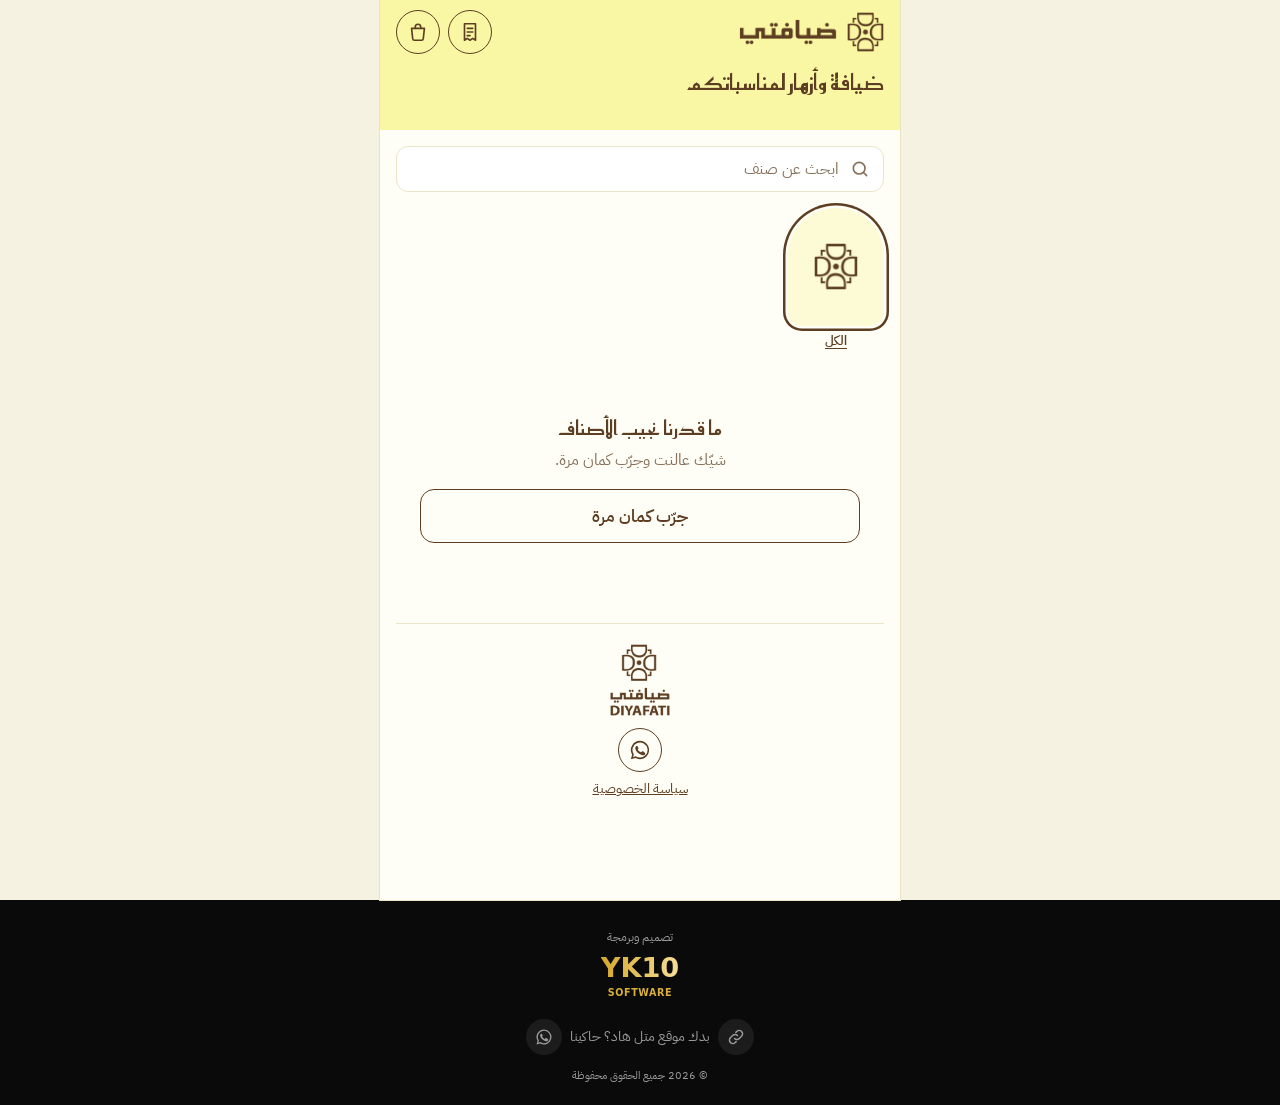
<file: index.html>
<!doctype html>
<html lang="ar" dir="rtl">
<head>
  <meta charset="utf-8">
  <meta name="viewport" content="width=device-width, initial-scale=1, viewport-fit=cover">
  <title>ضيافتي</title>
  <meta name="description" content="ضيافة وأزهار لمناسباتكم. اطلب من ضيافتي مباشرة، توصيل أو بموعد محدد.">
  <meta name="theme-color" content="#F9F7A4">
  <!-- شكل الرابط لما ينبعت عالواتس وفيسبوك. الروابط كاملة لأنو الواتس ما بيقبل روابط ناقصة -->
  <link rel="canonical" href="https://diyafatisy.com/">
  <meta property="og:type" content="website">
  <meta property="og:site_name" content="ضيافتي">
  <meta property="og:title" content="ضيافتي · ضيافة وأزهار لمناسباتكم">
  <meta property="og:description" content="هريسة لوز للمواليد، شوكولا، ملبس مطبوع، وأزهار. اطلب مباشرة، توصيل أو بموعد محدد.">
  <meta property="og:url" content="https://diyafatisy.com/">
  <meta property="og:image" content="https://diyafatisy.com/img/share.jpg">
  <meta property="og:image:width" content="1200">
  <meta property="og:image:height" content="630">
  <meta property="og:locale" content="ar_SY">
  <meta name="twitter:card" content="summary_large_image">
  <link rel="manifest" href="manifest.webmanifest">
  <link rel="icon" type="image/png" href="icons/favicon-64.png">
  <link rel="apple-touch-icon" href="icons/apple-touch-icon.png">
  <meta name="apple-mobile-web-app-capable" content="yes">
  <meta name="mobile-web-app-capable" content="yes">
  <meta name="apple-mobile-web-app-title" content="ضيافتي">
  <meta name="apple-mobile-web-app-status-bar-style" content="default">
  <link rel="stylesheet" href="styles.css?v=35">
</head>
<body>
  <div class="app store">
    <div class="shelf">
      <header class="topbar">
        <a class="brand" href="./" aria-label="ضيافتي، الصفحة الرئيسية">
          <img class="mark" src="img/logo-mark.png" alt="" width="38" height="40">
          <img class="word" src="img/logo-word.png" alt="ضيافتي" width="97" height="26">
        </a>
        <div class="top-btns">
        <button class="icon-btn" id="ordersBtn" aria-label="طلباتي">
          <svg viewBox="0 0 24 24" fill="none" stroke="currentColor" stroke-width="1.8" stroke-linecap="round" stroke-linejoin="round"><path d="M6 3h12v18l-3-2-3 2-3-2-3 2V3Z"/><path d="M9 8h6M9 12h6M9 16h3"/></svg>
        </button>
        <button class="icon-btn" id="cartBtn" aria-label="السلة">
          <svg viewBox="0 0 24 24" fill="none" stroke="currentColor" stroke-width="1.8" stroke-linecap="round" stroke-linejoin="round"><path d="M5 8h14l-1.2 11.1a2 2 0 0 1-2 1.9H8.2a2 2 0 0 1-2-1.9L5 8Z"/><path d="M9 8V6.5a3 3 0 0 1 6 0V8"/></svg>
          <span class="badge" id="cartCount" hidden>0</span>
        </button>
        </div>
      </header>
      <p class="tagline">ضيافة وأزهار لمناسباتكم</p>
      <!-- فيديوهات أول الصفحة (من اللوحة). ما في شي فوقها، والكبسة بتوقف وبتشغّل -->
      <section class="hero" id="hero" aria-label="فيديوهات من شغلنا" hidden>
        <div class="hero-frame">
          <video id="heroVid" muted playsinline preload="none" disablepictureinpicture disableremoteplayback aria-hidden="true"></video>
          <button class="hero-play" id="heroPlay" type="button" aria-label="شغّل الفيديو" hidden></button>
        </div>
        <div class="hero-dots" id="heroDots"></div>
      </section>
      <nav class="stories" id="stories" aria-label="قصص من شغلنا"></nav>
      <section class="feat" id="feat" aria-roledescription="carousel" aria-label="أصناف مميزة" hidden>
        <div class="feat-track" id="featTrack"></div>
        <div class="feat-foot">
          <div class="feat-dots" id="featDots"></div>
          <button class="feat-pause" id="featPause" type="button" aria-label="وقّف التقليب" aria-pressed="false"></button>
        </div>
      </section>
    </div>

    <div class="install" id="installBar" hidden>
      <img src="icons/icon-192.png" alt="">
      <p><b>نزّل تطبيق ضيافتي</b>بيصير عندك بأيقونة على شاشة الموبايل</p>
      <button class="btn-sm" id="installBtn">تثبيت</button>
      <button class="x" id="installClose" aria-label="إخفاء">×</button>
    </div>

    <label class="search">
      <span class="visually-hidden">ابحث عن صنف</span>
      <svg viewBox="0 0 24 24" fill="none" stroke="currentColor" stroke-width="2" stroke-linecap="round"><circle cx="11" cy="11" r="7"/><path d="m20 20-3.5-3.5"/></svg>
      <input type="search" id="search" placeholder="ابحث عن صنف" autocomplete="off">
    </label>

    <div class="cats" id="chips" role="toolbar" aria-label="الأقسام"></div>

    <main class="grid" id="grid" aria-live="polite"></main>

    <section class="reviews" id="reviews" aria-labelledby="rvTitle" hidden>
      <h2 id="rvTitle">آراء الزباين</h2>
      <div class="rv-list" id="rvList"></div>
    </section>

    <footer class="footer">
      <div class="promo" id="promo" hidden></div>
      <img src="img/logo-full.png" alt="ضيافتي" width="60" height="72">
      <div class="socials" id="socials"></div>
      <p><a href="privacy.html">سياسة الخصوصية</a></p>
    </footer>
  </div>

  <!-- فوتر YK10: برا عمود التطبيق لحتى يوصل لأطراف الشاشة. الأيقونات لحسابات YK10، مو للمحل -->
  <footer class="yk-foot">
    <p class="yk-by">تصميم وبرمجة</p>
    <a class="yk-logo" href="https://yk10-software.netlify.app" target="_blank" rel="noopener" aria-label="YK10 Software">
      <span class="yk-name">YK10</span>
      <span class="yk-soft">SOFTWARE</span>
    </a>
    <div class="yk-row">
      <a class="ic" href="https://yk10-software.netlify.app" target="_blank" rel="noopener" aria-label="موقع YK10">
        <svg viewBox="0 0 24 24" fill="none" stroke="currentColor" stroke-width="2" stroke-linecap="round" stroke-linejoin="round" aria-hidden="true"><path d="M10 14a4.5 4.5 0 0 0 6.4 0l3-3a4.5 4.5 0 0 0-6.4-6.4l-1.2 1.2"/><path d="M14 10a4.5 4.5 0 0 0-6.4 0l-3 3a4.5 4.5 0 0 0 6.4 6.4l1.2-1.2"/></svg>
      </a>
      <a class="yk-cta" href="https://wa.me/963992481591" target="_blank" rel="noopener">
        <span>بدك موقع متل هاد؟ حاكينا</span>
        <span class="ic"><svg viewBox="0 0 24 24" fill="currentColor" aria-hidden="true"><path d="M12 2a10 10 0 0 0-8.6 15.1L2 22l5-1.3A10 10 0 1 0 12 2Zm0 18.2a8.2 8.2 0 0 1-4.2-1.2l-.3-.2-3 .8.8-2.9-.2-.3A8.2 8.2 0 1 1 12 20.2Zm4.5-6.1c-.2-.1-1.5-.7-1.7-.8-.2-.1-.4-.1-.6.1l-.8 1c-.1.2-.3.2-.5.1a6.7 6.7 0 0 1-3.3-2.9c-.2-.4.2-.4.7-1.3.1-.2 0-.3 0-.4l-.8-1.8c-.2-.5-.4-.4-.6-.4h-.5a1 1 0 0 0-.7.3 3 3 0 0 0-.9 2.2 5.2 5.2 0 0 0 1.1 2.8 11.9 11.9 0 0 0 4.6 4c1.7.7 2.3.8 3.2.7.5-.1 1.5-.6 1.8-1.2.2-.6.2-1.1.1-1.2l-.5-.3Z"/></svg></span>
      </a>
    </div>
    <p class="yk-copy">© 2026 جميع الحقوق محفوظة</p>
  </footer>

  <button class="cartbar" id="cartBar" hidden>
    <span id="cartBarCount">السلة</span>
    <span id="cartBarTotal"></span>
  </button>

  <script src="config.js?v=35"></script>
  <script src="api.js?v=35"></script>
  <script src="data.js?v=35"></script>
  <script src="app.js?v=35"></script>
</body>
</html>
</file>
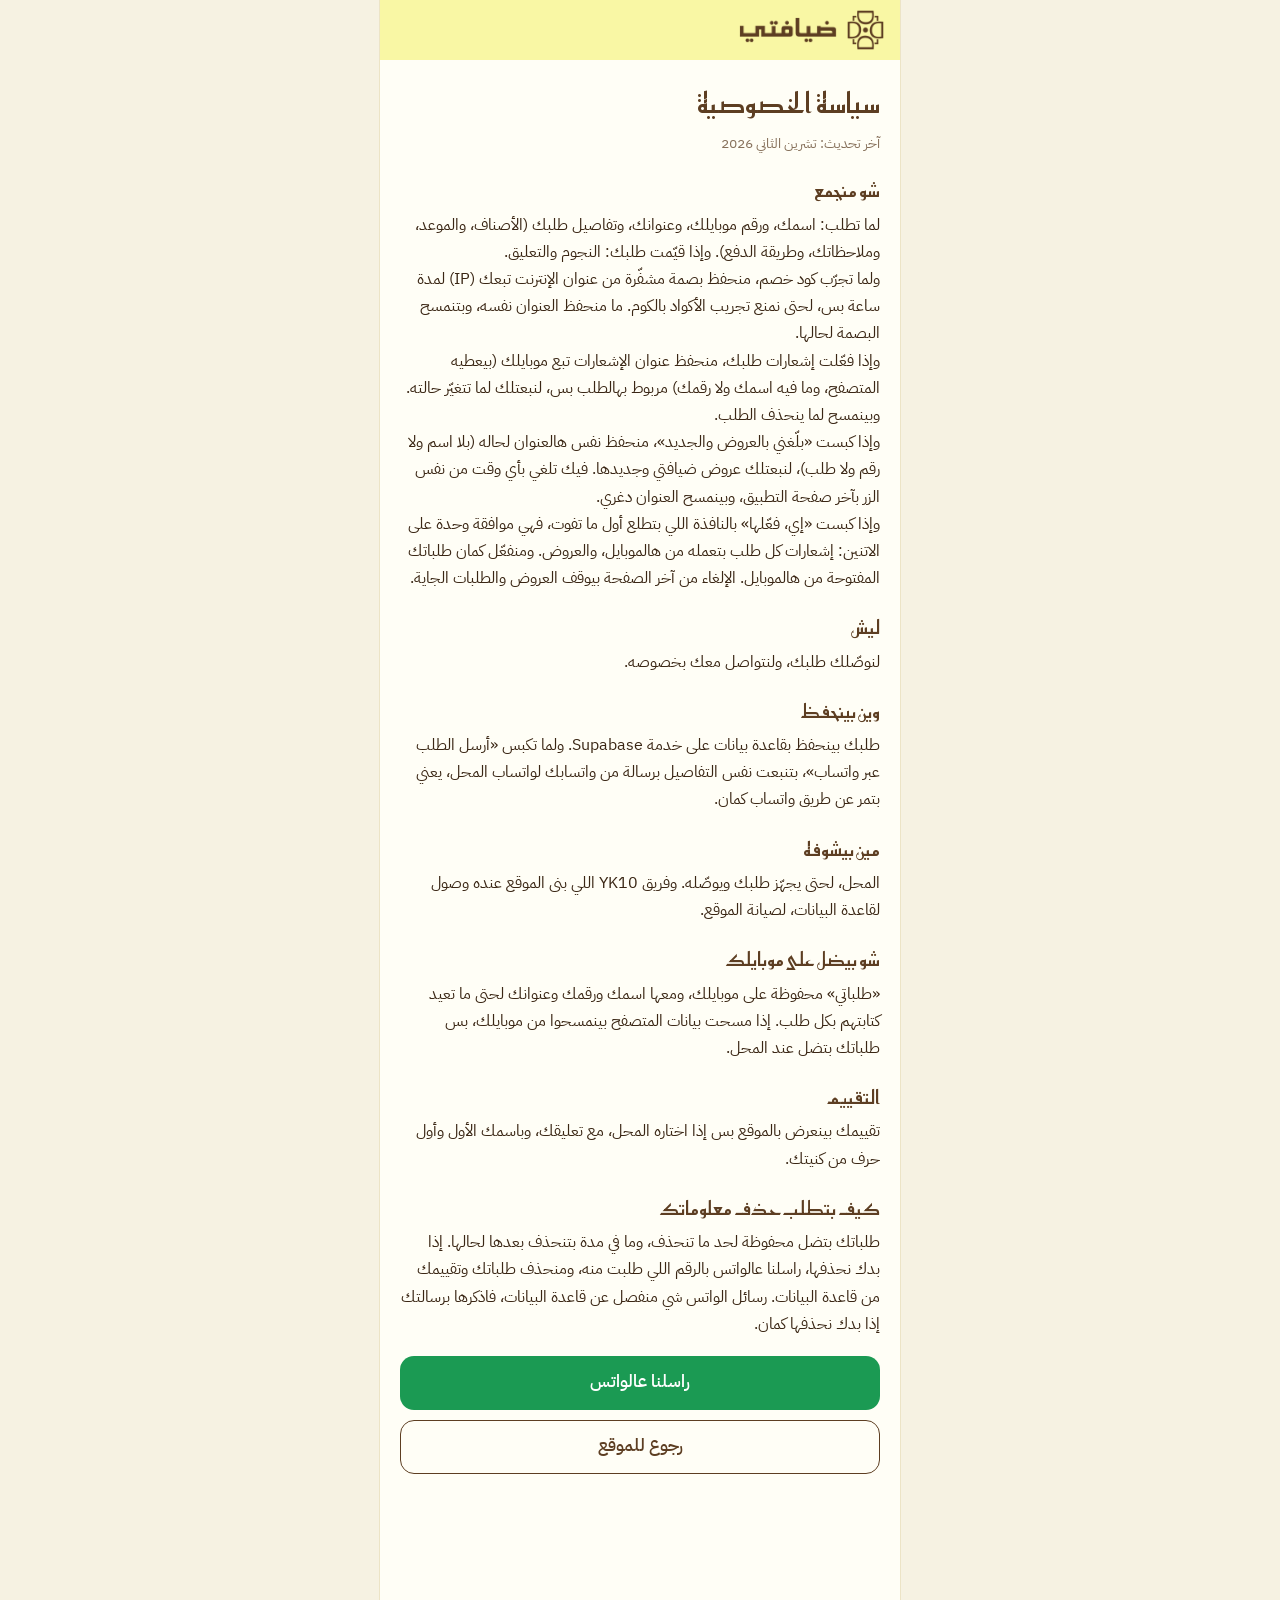
<file: privacy.html>
<!doctype html>
<html lang="ar" dir="rtl">
<head>
  <meta charset="utf-8">
  <meta name="viewport" content="width=device-width, initial-scale=1, viewport-fit=cover">
  <title>سياسة الخصوصية · ضيافتي</title>
  <meta name="description" content="شو منجمع من معلوماتك بضيافتي، وليش، ومين بيشوفها، وكيف بتطلب حذفها.">
  <meta name="theme-color" content="#F9F7A4">
  <link rel="icon" type="image/png" href="icons/favicon-64.png">
  <link rel="stylesheet" href="styles.css?v=35">
</head>
<body>
  <div class="app">
    <header class="topbar">
      <a class="brand" href="./" aria-label="رجوع للموقع">
        <img class="mark" src="img/logo-mark.png" alt="" width="38" height="40">
        <img class="word" src="img/logo-word.png" alt="ضيافتي" width="97" height="26">
      </a>
    </header>

    <main class="legal">
      <h1>سياسة الخصوصية</h1>
      <p class="muted-line">آخر تحديث: تشرين الثاني 2026</p>

      <h2>شو منجمع</h2>
      <p>لما تطلب: اسمك، ورقم موبايلك، وعنوانك، وتفاصيل طلبك (الأصناف، والموعد، وملاحظاتك، وطريقة الدفع). وإذا قيّمت طلبك: النجوم والتعليق.</p>
      <p>ولما تجرّب كود خصم، منحفظ بصمة مشفّرة من عنوان الإنترنت تبعك (IP) لمدة ساعة بس، لحتى نمنع تجريب الأكواد بالكوم. ما منحفظ العنوان نفسه، وبتنمسح البصمة لحالها.</p>
      <p>وإذا فعّلت إشعارات طلبك، منحفظ عنوان الإشعارات تبع موبايلك (بيعطيه المتصفح، وما فيه اسمك ولا رقمك) مربوط بهالطلب بس، لنبعتلك لما تتغيّر حالته. وبينمسح لما ينحذف الطلب.</p>
      <p>وإذا كبست «بلّغني بالعروض والجديد»، منحفظ نفس هالعنوان لحاله (بلا اسم ولا رقم ولا طلب)، لنبعتلك عروض ضيافتي وجديدها. فيك تلغي بأي وقت من نفس الزر بآخر صفحة التطبيق، وبينمسح العنوان دغري.</p>
      <p>وإذا كبست «إي، فعّلها» بالنافذة اللي بتطلع أول ما تفوت، فهي موافقة وحدة على الاتنين: إشعارات كل طلب بتعمله من هالموبايل، والعروض. ومنفعّل كمان طلباتك المفتوحة من هالموبايل. الإلغاء من آخر الصفحة بيوقف العروض والطلبات الجاية.</p>

      <h2>ليش</h2>
      <p>لنوصّلك طلبك، ولنتواصل معك بخصوصه.</p>

      <h2>وين بينحفظ</h2>
      <p>طلبك بينحفظ بقاعدة بيانات على خدمة Supabase. ولما تكبس «أرسل الطلب عبر واتساب»، بتنبعت نفس التفاصيل برسالة من واتسابك لواتساب المحل، يعني بتمر عن طريق واتساب كمان.</p>

      <h2>مين بيشوفه</h2>
      <p>المحل، لحتى يجهّز طلبك ويوصّله. وفريق YK10 اللي بنى الموقع عنده وصول لقاعدة البيانات، لصيانة الموقع.</p>

      <h2>شو بيضل على موبايلك</h2>
      <p>«طلباتي» محفوظة على موبايلك، ومعها اسمك ورقمك وعنوانك لحتى ما تعيد كتابتهم بكل طلب. إذا مسحت بيانات المتصفح بينمسحوا من موبايلك، بس طلباتك بتضل عند المحل.</p>

      <h2>التقييم</h2>
      <p>تقييمك بينعرض بالموقع بس إذا اختاره المحل، مع تعليقك، وباسمك الأول وأول حرف من كنيتك.</p>

      <h2>كيف بتطلب حذف معلوماتك</h2>
      <p>طلباتك بتضل محفوظة لحد ما تنحذف، وما في مدة بتنحذف بعدها لحالها. إذا بدك نحذفها، راسلنا عالواتس بالرقم اللي طلبت منه، ومنحذف طلباتك وتقييمك من قاعدة البيانات. رسائل الواتس شي منفصل عن قاعدة البيانات، فاذكرها برسالتك إذا بدك نحذفها كمان.</p>

      <a class="btn whats" id="privacyWa" href="#" target="_blank" rel="noopener">راسلنا عالواتس</a>
      <a class="btn ghost as-link" href="./" style="margin-top:10px">رجوع للموقع</a>
    </main>
  </div>

  <script src="config.js?v=35"></script>
  <script src="data.js?v=35"></script>
  <script src="api.js?v=35"></script>
  <script>
    // رقم الواتس من إعدادات المحل، وإذا ما في نت من الرقم الافتراضي
    (async () => {
      const link = document.getElementById('privacyWa');
      const show = number => { link.href = `https://wa.me/${number}?text=${encodeURIComponent('سلام، بدي احذف معلوماتي من ضيافتي')}`; };
      show(CONFIG.whatsapp);
      try {
        const [s] = await API.get('settings?select=whatsapp');
        if (s && s.whatsapp) show(s.whatsapp);
      } catch (err) { console.warn(err); }
    })();
  </script>
</body>
</html>
</file>
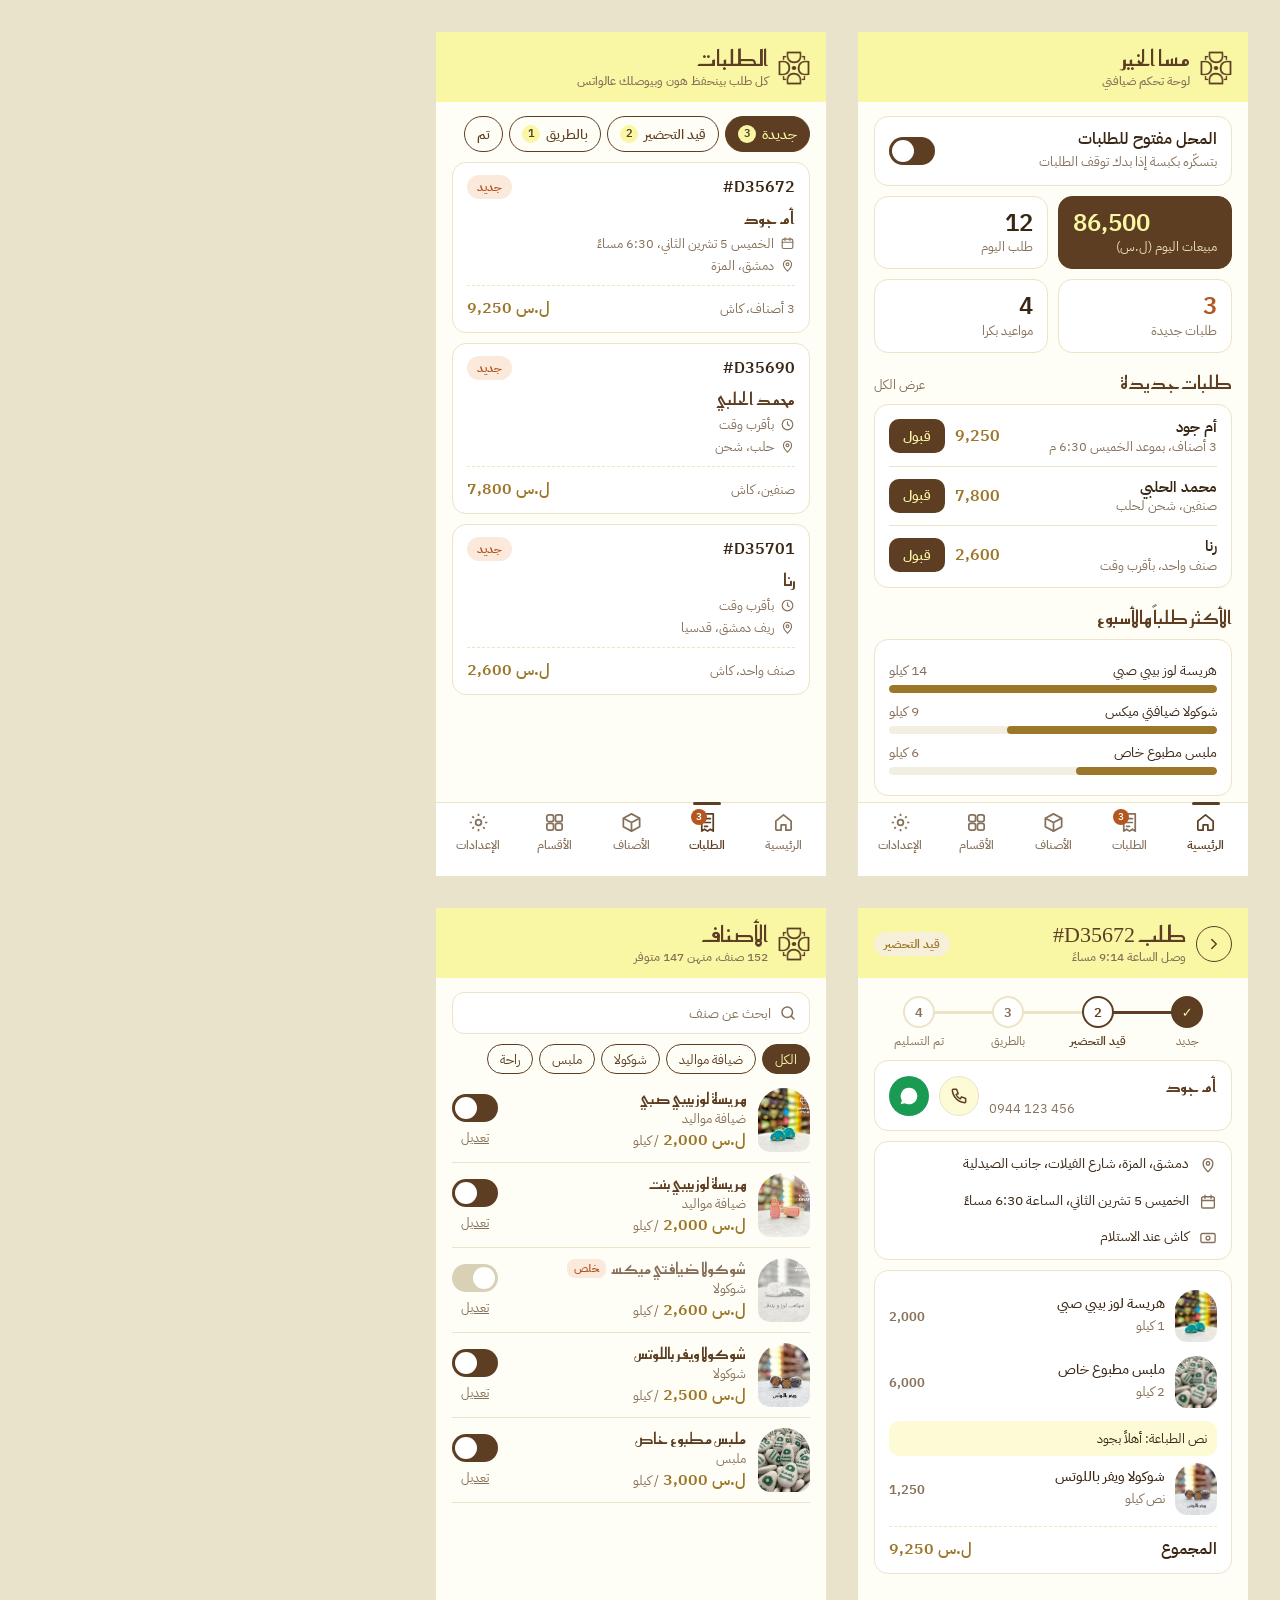
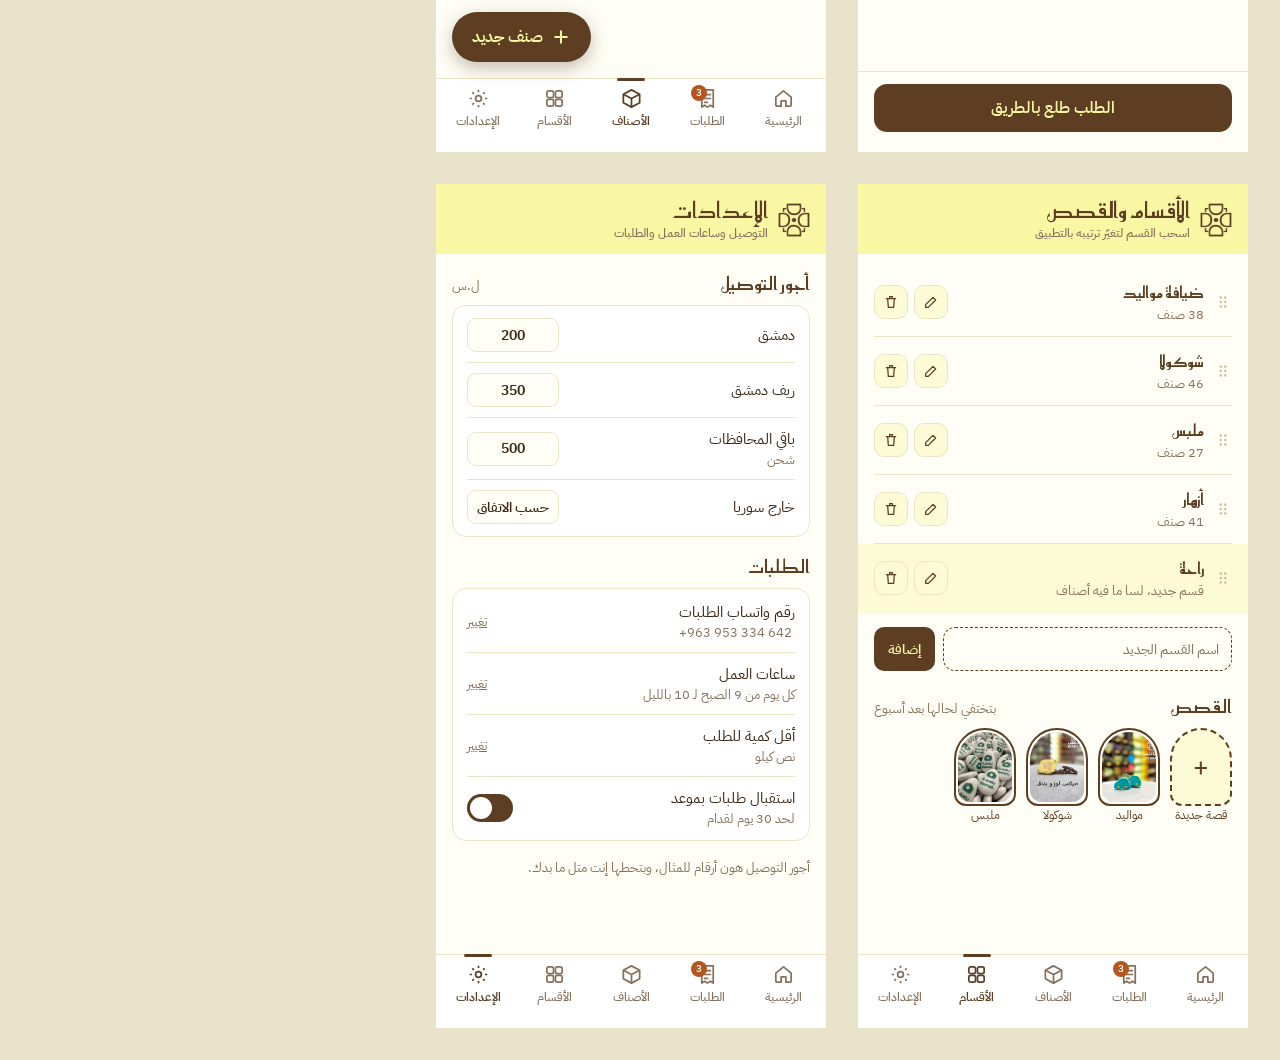
<file: design/panel.html>
<!doctype html>
<html lang="ar" dir="rtl">
<head>
<meta charset="utf-8">
<title>لوحة تحكم ضيافتي المتقدمة</title>
<style>
@font-face { font-family: 'Reem Kufi'; font-weight: 500; src: url(../fonts/reem-kufi-arabic-500-normal.woff2) format('woff2'); }
@font-face { font-family: 'Reem Kufi'; font-weight: 600; src: url(../fonts/reem-kufi-arabic-600-normal.woff2) format('woff2'); }
@font-face { font-family: 'Plex'; font-weight: 400; src: url(../fonts/ibm-plex-sans-arabic-arabic-400-normal.woff2) format('woff2'); unicode-range: U+0600-06FF, U+0750-077F, U+FB50-FDFF, U+FE70-FEFF, U+200C-200F; }
@font-face { font-family: 'Plex'; font-weight: 500; src: url(../fonts/ibm-plex-sans-arabic-arabic-500-normal.woff2) format('woff2'); unicode-range: U+0600-06FF, U+0750-077F, U+FB50-FDFF, U+FE70-FEFF, U+200C-200F; }
@font-face { font-family: 'Plex'; font-weight: 600; src: url(../fonts/ibm-plex-sans-arabic-arabic-600-normal.woff2) format('woff2'); unicode-range: U+0600-06FF, U+0750-077F, U+FB50-FDFF, U+FE70-FEFF, U+200C-200F; }
@font-face { font-family: 'Plex'; font-weight: 400; src: url(../fonts/ibm-plex-sans-arabic-latin-400-normal.woff2) format('woff2'); unicode-range: U+0000-00FF, U+2000-206F; }
@font-face { font-family: 'Plex'; font-weight: 500; src: url(../fonts/ibm-plex-sans-arabic-latin-500-normal.woff2) format('woff2'); unicode-range: U+0000-00FF, U+2000-206F; }
@font-face { font-family: 'Plex'; font-weight: 600; src: url(../fonts/ibm-plex-sans-arabic-latin-600-normal.woff2) format('woff2'); unicode-range: U+0000-00FF, U+2000-206F; }

:root {
  --butter: #F9F7A4; --butter-soft: #FCFBD6; --cocoa: #5D3E22; --ink: #3A2614; --muted: #86705A;
  --foil: #9C7629; --sugar: #FFFEF6; --line: #ECE4C6; --photo: #F2EEE2; --whats: #1B9A53;
  --new: #B4561F; --prep: #9C7629; --way: #2F6B8A; --done: #1B7A47;
  --arch: 50% 50% 12px 12px / 40% 40% 12px 12px;
}
* { box-sizing: border-box; }
body { margin: 0; background: #E9E3CC; font-family: 'Plex', system-ui, sans-serif; color: var(--ink); }
.wrap { display: flex; flex-wrap: wrap; gap: 32px; padding: 32px; }
.screen { width: 390px; height: 844px; background: var(--sugar); position: relative; overflow: hidden; display: flex; flex-direction: column; }
.head { background: var(--butter); padding: 14px 16px 12px; display: flex; align-items: center; justify-content: space-between; gap: 10px; }
.head .t { display: flex; align-items: center; gap: 10px; }
.head img { height: 34px; }
.head h1 { margin: 0; font-family: 'Reem Kufi'; font-weight: 500; font-size: 22px; color: var(--cocoa); line-height: 1.2; }
.head small { display: block; font-size: 12px; color: var(--muted); font-weight: 500; }
.head .back { width: 36px; height: 36px; border-radius: 50%; border: 1.5px solid var(--cocoa); display: grid; place-items: center; color: var(--cocoa); }
.body { flex: 1; overflow: hidden; padding: 14px 16px 0; }
.nav { height: 74px; border-top: 1px solid var(--line); background: #fff; display: grid; grid-template-columns: repeat(5, 1fr); padding: 8px 4px 14px; }
.nav div { display: flex; flex-direction: column; align-items: center; gap: 3px; font-size: 11.5px; color: var(--muted); font-weight: 500; position: relative; }
.nav div.on { color: var(--cocoa); font-weight: 600; }
.nav div.on::before { content: ''; position: absolute; top: -9px; width: 28px; height: 3px; border-radius: 2px; background: var(--cocoa); }
.nav svg { width: 23px; height: 23px; }
.nav .dot { position: absolute; top: -2px; left: 22px; min-width: 16px; height: 16px; border-radius: 8px; background: var(--new); color: #fff; font-size: 10px; line-height: 16px; text-align: center; padding: 0 4px; }
.card { background: #fff; border: 1px solid var(--line); border-radius: 14px; padding: 12px 14px; }
.sec { margin: 16px 0 8px; display: flex; justify-content: space-between; align-items: baseline; }
.sec h2 { margin: 0; font-family: 'Reem Kufi'; font-weight: 500; font-size: 18px; color: var(--cocoa); }
.sec a { font-size: 13px; color: var(--muted); }
.switch { width: 46px; height: 28px; border-radius: 14px; background: var(--cocoa); position: relative; flex: 0 0 auto; }
.switch::after { content: ''; position: absolute; top: 3px; left: 3px; width: 22px; height: 22px; border-radius: 50%; background: #fff; }
.switch.off { background: #D9D1B6; }
.switch.off::after { left: auto; right: 3px; }
.btn { display: flex; align-items: center; justify-content: center; gap: 8px; height: 48px; border-radius: 13px; background: var(--cocoa); color: var(--butter); font-weight: 600; font-size: 16px; }
.btn.ghost { background: transparent; color: var(--cocoa); border: 1.5px solid var(--cocoa); }
.btn.sm { height: 34px; padding: 0 14px; font-size: 13.5px; border-radius: 10px; }
.chip { display: inline-flex; align-items: center; height: 24px; padding: 0 10px; border-radius: 12px; font-size: 12px; font-weight: 600; }
.st-new { background: #FBE9DC; color: var(--new); }
.st-prep { background: #F6EFD9; color: var(--prep); }
.st-way { background: #E1EEF4; color: var(--way); }
.st-done { background: #DFF1E6; color: var(--done); }
.price { color: var(--foil); font-weight: 600; white-space: nowrap; }
.muted { color: var(--muted); }
.num { direction: ltr; unicode-bidi: isolate; }

/* dashboard */
.open { display: flex; align-items: center; gap: 12px; }
.open p { margin: 0; flex: 1; line-height: 1.35; }
.open b { display: block; font-weight: 600; }
.open span { font-size: 13px; color: var(--muted); }
.stats { display: grid; grid-template-columns: 1fr 1fr; gap: 10px; margin-top: 10px; }
.stat { background: #fff; border: 1px solid var(--line); border-radius: 14px; padding: 12px 14px; }
.stat.hero { background: var(--cocoa); color: var(--butter); border-color: var(--cocoa); }
.stat .v { font-family: 'Plex'; font-weight: 600; font-size: 24px; line-height: 1.2; }
.stat .l { font-size: 13px; color: var(--muted); }
.stat.hero .l { color: #E8DDB0; }
.mini { display: flex; align-items: center; gap: 10px; padding: 10px 0; border-bottom: 1px solid var(--line); }
.mini:last-child { border-bottom: 0; }
.mini .who { flex: 1; line-height: 1.35; }
.mini .who b { font-weight: 600; font-size: 14.5px; }
.mini .who span { display: block; font-size: 12.5px; color: var(--muted); }
.bars .row { display: grid; grid-template-columns: 1fr auto; gap: 4px 10px; margin: 8px 0; font-size: 14px; }
.bars .track { grid-column: 1 / -1; height: 8px; border-radius: 4px; background: var(--photo); overflow: hidden; }
.bars .track i { display: block; height: 100%; background: var(--foil); border-radius: 4px; }

/* orders */
.tabs { display: flex; gap: 6px; overflow: hidden; }
.tab { flex: 0 0 auto; height: 36px; padding: 0 12px; border-radius: 18px; border: 1.5px solid var(--cocoa); color: var(--cocoa); font-weight: 500; font-size: 13.5px; display: flex; align-items: center; gap: 6px; }
.tab.on { background: var(--cocoa); color: var(--butter); }
.tab i { font-style: normal; font-size: 11px; background: var(--butter); color: var(--cocoa); border-radius: 9px; min-width: 18px; height: 18px; line-height: 18px; text-align: center; padding: 0 4px; font-weight: 600; }
.order { margin-top: 10px; }
.order .top { display: flex; justify-content: space-between; align-items: center; }
.order .top b { font-weight: 600; }
.order .nm { font-family: 'Reem Kufi'; font-weight: 500; font-size: 17px; color: var(--cocoa); margin: 6px 0 2px; }
.order .ln { display: flex; align-items: center; gap: 6px; font-size: 13px; color: var(--muted); margin-top: 3px; }
.order .ln svg { width: 15px; height: 15px; flex: 0 0 auto; }
.order .bot { display: flex; justify-content: space-between; align-items: center; margin-top: 10px; padding-top: 10px; border-top: 1px dashed var(--line); }

/* details */
.steps { display: grid; grid-template-columns: repeat(4, 1fr); position: relative; margin: 4px 0 6px; }
.steps::before { content: ''; position: absolute; top: 15px; right: 12%; left: 12%; height: 3px; background: var(--line); }
.steps::after { content: ''; position: absolute; top: 15px; right: 12%; width: 25%; height: 3px; background: var(--cocoa); }
.step { position: relative; z-index: 1; display: flex; flex-direction: column; align-items: center; gap: 4px; font-size: 12px; color: var(--muted); }
.step i { width: 32px; height: 32px; border-radius: 50%; background: #fff; border: 2px solid var(--line); display: grid; place-items: center; font-style: normal; font-weight: 600; font-size: 13px; color: var(--muted); }
.step.done i { background: var(--cocoa); border-color: var(--cocoa); color: var(--butter); }
.step.cur i { border-color: var(--cocoa); color: var(--cocoa); }
.step.cur { color: var(--cocoa); font-weight: 600; }
.cust { display: flex; align-items: center; gap: 10px; }
.cust .who { flex: 1; }
.cust .who b { font-family: 'Reem Kufi'; font-weight: 500; font-size: 17px; color: var(--cocoa); }
.cust .who span { display: block; font-size: 13px; color: var(--muted); }
.circle { width: 40px; height: 40px; border-radius: 50%; display: grid; place-items: center; }
.circle svg { width: 20px; height: 20px; }
.c-call { background: var(--butter-soft); color: var(--cocoa); border: 1px solid var(--line); }
.c-wa { background: var(--whats); color: #fff; }
.kv { display: flex; gap: 10px; align-items: flex-start; padding: 8px 0; font-size: 14px; line-height: 1.45; }
.kv svg { width: 18px; height: 18px; color: var(--muted); flex: 0 0 auto; margin-top: 2px; }
.item { display: grid; grid-template-columns: 42px 1fr auto; gap: 10px; align-items: center; padding: 7px 0; }
.item img { width: 42px; height: 52px; object-fit: cover; border-radius: var(--arch); }
.item b { font-weight: 500; font-size: 14px; display: block; line-height: 1.3; }
.item span { font-size: 12.5px; color: var(--muted); }
.note { background: var(--butter-soft); border-radius: 10px; padding: 8px 10px; font-size: 13px; margin-top: 6px; }
.total { display: flex; justify-content: space-between; font-weight: 600; padding-top: 10px; margin-top: 4px; border-top: 1px dashed var(--line); }

/* products */
.search { height: 42px; border: 1px solid var(--line); border-radius: 12px; background: #fff; display: flex; align-items: center; gap: 8px; padding: 0 12px; color: var(--muted); font-size: 14px; }
.search svg { width: 18px; height: 18px; }
.fchips { display: flex; gap: 6px; margin: 10px 0 4px; overflow: hidden; }
.fchips span { flex: 0 0 auto; height: 30px; padding: 0 12px; border-radius: 15px; border: 1px solid var(--cocoa); color: var(--cocoa); font-size: 13px; display: flex; align-items: center; }
.fchips span.on { background: var(--cocoa); color: var(--butter); }
.prow { display: grid; grid-template-columns: 52px 1fr auto; gap: 12px; align-items: center; padding: 10px 0; border-bottom: 1px solid var(--line); }
.prow img { width: 52px; height: 64px; object-fit: cover; border-radius: var(--arch); }
.prow.off img { filter: grayscale(1); opacity: .45; }
.prow b { font-family: 'Reem Kufi'; font-weight: 500; font-size: 15.5px; color: var(--cocoa); display: block; line-height: 1.3; }
.prow.off b { color: var(--muted); }
.prow .meta { font-size: 12.5px; color: var(--muted); }
.prow .r { display: flex; flex-direction: column; align-items: center; gap: 6px; font-size: 12.5px; color: var(--muted); text-decoration: underline; }
.out { font-size: 11px; font-weight: 600; color: var(--new); background: #FBE9DC; border-radius: 8px; padding: 1px 7px; margin-inline-start: 6px; vertical-align: 2px; font-family: 'Plex'; }
.fab { position: absolute; left: 16px; bottom: 90px; height: 50px; padding: 0 20px; border-radius: 25px; background: var(--cocoa); color: var(--butter); display: flex; align-items: center; gap: 8px; font-weight: 600; box-shadow: 0 6px 18px rgba(58,38,20,.3); }
.fab svg { width: 20px; height: 20px; }

/* categories */
.crow { display: flex; align-items: center; gap: 10px; padding: 12px 0; border-bottom: 1px solid var(--line); }
.crow .grip { color: #C9BE9A; }
.crow .grip svg { width: 18px; height: 18px; display: block; }
.crow .nm { flex: 1; }
.crow .nm b { font-family: 'Reem Kufi'; font-weight: 500; font-size: 16px; color: var(--cocoa); }
.crow .nm span { display: block; font-size: 12.5px; color: var(--muted); }
.crow .act { display: flex; gap: 6px; }
.crow .act div { width: 34px; height: 34px; border-radius: 10px; background: var(--butter-soft); border: 1px solid var(--line); display: grid; place-items: center; color: var(--cocoa); }
.crow .act svg { width: 16px; height: 16px; }
.crow.fresh { background: var(--butter-soft); margin: 0 -16px; padding: 12px 16px; border-bottom-color: transparent; }
.newcat { display: flex; gap: 8px; margin-top: 14px; }
.newcat .in { flex: 1; height: 44px; border: 1.5px dashed var(--cocoa); border-radius: 12px; display: flex; align-items: center; padding: 0 12px; color: var(--muted); font-size: 14px; }
.stories { display: flex; gap: 10px; margin-top: 8px; }
.stories .s { width: 62px; text-align: center; font-size: 12px; color: var(--cocoa); }
.stories .s .f { width: 62px; height: 78px; border: 2px solid var(--cocoa); border-radius: var(--arch); padding: 2px; }
.stories .s img { width: 100%; height: 100%; object-fit: cover; border-radius: var(--arch); }
.stories .add .f { border-style: dashed; display: grid; place-items: center; font-size: 26px; color: var(--cocoa); background: var(--butter-soft); }

/* settings */
.srow { display: flex; align-items: center; justify-content: space-between; gap: 10px; padding: 10px 0; border-bottom: 1px solid var(--line); font-size: 14.5px; }
.srow:last-child { border-bottom: 0; }
.srow .fee { min-width: 92px; height: 34px; border: 1px solid var(--line); border-radius: 9px; display: flex; align-items: center; justify-content: center; font-weight: 600; color: var(--ink); font-size: 13.5px; background: var(--sugar); }
.srow .lbl span { display: block; font-size: 12.5px; color: var(--muted); }
.caption { padding: 4px 0 0; color: var(--muted); font-size: 12.5px; }
</style>
</head>
<body>
<svg width="0" height="0" style="position:absolute">
  <symbol id="i-home" viewBox="0 0 24 24" fill="none" stroke="currentColor" stroke-width="1.8" stroke-linejoin="round"><path d="M4 10.5 12 4l8 6.5V19a1 1 0 0 1-1 1h-4.5v-5.5h-5V20H5a1 1 0 0 1-1-1v-8.5Z"/></symbol>
  <symbol id="i-orders" viewBox="0 0 24 24" fill="none" stroke="currentColor" stroke-width="1.8" stroke-linecap="round" stroke-linejoin="round"><path d="M6 3h12v18l-3-2-3 2-3-2-3 2V3Z"/><path d="M9 8h6M9 12h6M9 16h3"/></symbol>
  <symbol id="i-box" viewBox="0 0 24 24" fill="none" stroke="currentColor" stroke-width="1.8" stroke-linejoin="round"><path d="M3.5 7.5 12 3l8.5 4.5v9L12 21l-8.5-4.5v-9Z"/><path d="M3.5 7.5 12 12l8.5-4.5M12 12v9"/></symbol>
  <symbol id="i-grid" viewBox="0 0 24 24" fill="none" stroke="currentColor" stroke-width="1.8"><rect x="4" y="4" width="7" height="7" rx="2"/><rect x="13" y="4" width="7" height="7" rx="2"/><rect x="4" y="13" width="7" height="7" rx="2"/><rect x="13" y="13" width="7" height="7" rx="2"/></symbol>
  <symbol id="i-gear" viewBox="0 0 24 24" fill="none" stroke="currentColor" stroke-width="1.8"><circle cx="12" cy="12" r="3"/><path d="M12 2.8v2.4M12 18.8v2.4M21.2 12h-2.4M5.2 12H2.8M18.5 5.5l-1.7 1.7M7.2 16.8l-1.7 1.7M18.5 18.5l-1.7-1.7M7.2 7.2 5.5 5.5"/></symbol>
  <symbol id="i-cal" viewBox="0 0 24 24" fill="none" stroke="currentColor" stroke-width="1.8" stroke-linecap="round"><rect x="3.5" y="5" width="17" height="15" rx="2.5"/><path d="M3.5 10h17M8 3v4M16 3v4"/></symbol>
  <symbol id="i-pin" viewBox="0 0 24 24" fill="none" stroke="currentColor" stroke-width="1.8"><path d="M12 21s-6.5-6-6.5-11a6.5 6.5 0 0 1 13 0c0 5-6.5 11-6.5 11Z"/><circle cx="12" cy="10" r="2.3"/></symbol>
  <symbol id="i-phone" viewBox="0 0 24 24" fill="none" stroke="currentColor" stroke-width="1.8" stroke-linejoin="round"><path d="M5 4h4l2 5-2.5 1.5a11 11 0 0 0 5 5L15 13l5 2v4a1 1 0 0 1-1 1A16 16 0 0 1 4 5a1 1 0 0 1 1-1Z"/></symbol>
  <symbol id="i-wa" viewBox="0 0 24 24" fill="currentColor"><path d="M12 2a10 10 0 0 0-8.6 15.1L2 22l5-1.3A10 10 0 1 0 12 2Zm4.5 12.1c-.2-.1-1.5-.7-1.7-.8-.2-.1-.4-.1-.6.1l-.8 1c-.1.2-.3.2-.5.1a6.7 6.7 0 0 1-3.3-2.9c-.2-.4.2-.4.7-1.3.1-.2 0-.3 0-.4l-.8-1.8c-.2-.5-.4-.4-.6-.4h-.5a1 1 0 0 0-.7.3 3 3 0 0 0-.9 2.2 5.2 5.2 0 0 0 1.1 2.8 11.9 11.9 0 0 0 4.6 4c1.7.7 2.3.8 3.2.7.5-.1 1.5-.6 1.8-1.2.2-.6.2-1.1.1-1.2l-.5-.3Z"/></symbol>
  <symbol id="i-cash" viewBox="0 0 24 24" fill="none" stroke="currentColor" stroke-width="1.8"><rect x="2.5" y="6" width="19" height="12" rx="2"/><circle cx="12" cy="12" r="2.6"/></symbol>
  <symbol id="i-search" viewBox="0 0 24 24" fill="none" stroke="currentColor" stroke-width="2" stroke-linecap="round"><circle cx="11" cy="11" r="7"/><path d="m20 20-3.5-3.5"/></symbol>
  <symbol id="i-plus" viewBox="0 0 24 24" fill="none" stroke="currentColor" stroke-width="2.4" stroke-linecap="round"><path d="M12 5v14M5 12h14"/></symbol>
  <symbol id="i-edit" viewBox="0 0 24 24" fill="none" stroke="currentColor" stroke-width="1.9" stroke-linejoin="round"><path d="M4 20h4L19 9l-4-4L4 16v4Z"/></symbol>
  <symbol id="i-trash" viewBox="0 0 24 24" fill="none" stroke="currentColor" stroke-width="1.9" stroke-linecap="round"><path d="M5 7h14M10 7V4h4v3M7 7l1 13h8l1-13"/></symbol>
  <symbol id="i-grip" viewBox="0 0 24 24" fill="currentColor"><circle cx="9" cy="6" r="1.6"/><circle cx="15" cy="6" r="1.6"/><circle cx="9" cy="12" r="1.6"/><circle cx="15" cy="12" r="1.6"/><circle cx="9" cy="18" r="1.6"/><circle cx="15" cy="18" r="1.6"/></symbol>
  <symbol id="i-back" viewBox="0 0 24 24" fill="none" stroke="currentColor" stroke-width="2" stroke-linecap="round" stroke-linejoin="round"><path d="m9 6 6 6-6 6"/></symbol>
  <symbol id="i-clock" viewBox="0 0 24 24" fill="none" stroke="currentColor" stroke-width="1.8" stroke-linecap="round"><circle cx="12" cy="12" r="8.5"/><path d="M12 7.5V12l3 2"/></symbol>
</svg>

<div class="wrap">

<!-- 1. الرئيسية -->
<section class="screen" id="s1">
  <div class="head">
    <div class="t"><img src="../img/logo-mark.png" alt=""><div><h1>مسا الخير</h1><small>لوحة تحكم ضيافتي</small></div></div>
  </div>
  <div class="body">
    <div class="card open">
      <p><b>المحل مفتوح للطلبات</b><span>بتسكّره بكبسة إذا بدك توقف الطلبات</span></p>
      <div class="switch"></div>
    </div>
    <div class="stats">
      <div class="stat hero"><div class="v num">86,500</div><div class="l">مبيعات اليوم (ل.س)</div></div>
      <div class="stat"><div class="v">12</div><div class="l">طلب اليوم</div></div>
      <div class="stat"><div class="v" style="color:var(--new)">3</div><div class="l">طلبات جديدة</div></div>
      <div class="stat"><div class="v">4</div><div class="l">مواعيد بكرا</div></div>
    </div>
    <div class="sec"><h2>طلبات جديدة</h2><a>عرض الكل</a></div>
    <div class="card" style="padding-top:2px;padding-bottom:2px">
      <div class="mini"><div class="who"><b>أم جود</b><span>3 أصناف، بموعد الخميس 6:30 م</span></div><span class="price num">9,250</span><div class="btn sm">قبول</div></div>
      <div class="mini"><div class="who"><b>محمد الحلبي</b><span>صنفين، شحن لحلب</span></div><span class="price num">7,800</span><div class="btn sm">قبول</div></div>
      <div class="mini"><div class="who"><b>رنا</b><span>صنف واحد، بأقرب وقت</span></div><span class="price num">2,600</span><div class="btn sm">قبول</div></div>
    </div>
    <div class="sec"><h2>الأكثر طلباً هالأسبوع</h2></div>
    <div class="card bars">
      <div class="row"><span>هريسة لوز بيبي صبي</span><span class="muted">14 كيلو</span><div class="track"><i style="width:100%"></i></div></div>
      <div class="row"><span>شوكولا ضيافتي ميكس</span><span class="muted">9 كيلو</span><div class="track"><i style="width:64%"></i></div></div>
      <div class="row"><span>ملبس مطبوع خاص</span><span class="muted">6 كيلو</span><div class="track"><i style="width:43%"></i></div></div>
    </div>
  </div>
  <nav class="nav">
    <div class="on"><svg><use href="#i-home"/></svg>الرئيسية</div>
    <div><svg><use href="#i-orders"/></svg>الطلبات<span class="dot">3</span></div>
    <div><svg><use href="#i-box"/></svg>الأصناف</div>
    <div><svg><use href="#i-grid"/></svg>الأقسام</div>
    <div><svg><use href="#i-gear"/></svg>الإعدادات</div>
  </nav>
</section>

<!-- 2. الطلبات -->
<section class="screen" id="s2">
  <div class="head"><div class="t"><img src="../img/logo-mark.png" alt=""><div><h1>الطلبات</h1><small>كل طلب بينحفظ هون وبيوصلك عالواتس</small></div></div></div>
  <div class="body">
    <div class="tabs">
      <div class="tab on">جديدة <i>3</i></div>
      <div class="tab">قيد التحضير <i>2</i></div>
      <div class="tab">بالطريق <i>1</i></div>
      <div class="tab">تم</div>
    </div>
    <div class="card order">
      <div class="top"><b class="num">#D35672</b><span class="chip st-new">جديد</span></div>
      <div class="nm">أم جود</div>
      <div class="ln"><svg><use href="#i-cal"/></svg>الخميس 5 تشرين الثاني، 6:30 مساءً</div>
      <div class="ln"><svg><use href="#i-pin"/></svg>دمشق، المزة</div>
      <div class="bot"><span class="muted" style="font-size:13px">3 أصناف، كاش</span><span class="price num">9,250 ل.س</span></div>
    </div>
    <div class="card order">
      <div class="top"><b class="num">#D35690</b><span class="chip st-new">جديد</span></div>
      <div class="nm">محمد الحلبي</div>
      <div class="ln"><svg><use href="#i-clock"/></svg>بأقرب وقت</div>
      <div class="ln"><svg><use href="#i-pin"/></svg>حلب، شحن</div>
      <div class="bot"><span class="muted" style="font-size:13px">صنفين، كاش</span><span class="price num">7,800 ل.س</span></div>
    </div>
    <div class="card order">
      <div class="top"><b class="num">#D35701</b><span class="chip st-new">جديد</span></div>
      <div class="nm">رنا</div>
      <div class="ln"><svg><use href="#i-clock"/></svg>بأقرب وقت</div>
      <div class="ln"><svg><use href="#i-pin"/></svg>ريف دمشق، قدسيا</div>
      <div class="bot"><span class="muted" style="font-size:13px">صنف واحد، كاش</span><span class="price num">2,600 ل.س</span></div>
    </div>
  </div>
  <nav class="nav">
    <div><svg><use href="#i-home"/></svg>الرئيسية</div>
    <div class="on"><svg><use href="#i-orders"/></svg>الطلبات<span class="dot">3</span></div>
    <div><svg><use href="#i-box"/></svg>الأصناف</div>
    <div><svg><use href="#i-grid"/></svg>الأقسام</div>
    <div><svg><use href="#i-gear"/></svg>الإعدادات</div>
  </nav>
</section>

<!-- 3. تفاصيل الطلب -->
<section class="screen" id="s3">
  <div class="head">
    <div class="t"><div class="back"><svg width="18" height="18"><use href="#i-back"/></svg></div><div><h1>طلب <span class="num">#D35672</span></h1><small>وصل الساعة 9:14 مساءً</small></div></div>
    <span class="chip st-prep">قيد التحضير</span>
  </div>
  <div class="body">
    <div class="steps">
      <div class="step done"><i>✓</i>جديد</div>
      <div class="step cur"><i>2</i>قيد التحضير</div>
      <div class="step"><i>3</i>بالطريق</div>
      <div class="step"><i>4</i>تم التسليم</div>
    </div>
    <div class="card cust" style="margin-top:10px">
      <div class="who"><b>أم جود</b><span class="num">0944 123 456</span></div>
      <div class="circle c-call"><svg><use href="#i-phone"/></svg></div>
      <div class="circle c-wa"><svg><use href="#i-wa"/></svg></div>
    </div>
    <div class="card" style="margin-top:10px;padding-top:4px;padding-bottom:4px">
      <div class="kv"><svg><use href="#i-pin"/></svg><span>دمشق، المزة، شارع الفيلات، جانب الصيدلية</span></div>
      <div class="kv"><svg><use href="#i-cal"/></svg><span>الخميس 5 تشرين الثاني، الساعة 6:30 مساءً</span></div>
      <div class="kv"><svg><use href="#i-cash"/></svg><span>كاش عند الاستلام</span></div>
    </div>
    <div class="card" style="margin-top:10px">
      <div class="item"><img src="../img/harisa-boy.jpg" alt=""><div><b>هريسة لوز بيبي صبي</b><span>1 كيلو</span></div><span class="price num">2,000</span></div>
      <div class="item"><img src="../img/mlabbas-1.jpg" alt=""><div><b>ملبس مطبوع خاص</b><span>2 كيلو</span></div><span class="price num">6,000</span></div>
      <div class="note">نص الطباعة: أهلاً بجود</div>
      <div class="item"><img src="../img/choco-lotus.jpg" alt=""><div><b>شوكولا ويفر باللوتس</b><span>نص كيلو</span></div><span class="price num">1,250</span></div>
      <div class="total"><span>المجموع</span><span class="price num">9,250 ل.س</span></div>
    </div>
  </div>
  <div style="padding:12px 16px 20px;background:var(--sugar);border-top:1px solid var(--line)"><div class="btn">الطلب طلع بالطريق</div></div>
</section>

<!-- 4. الأصناف -->
<section class="screen" id="s4">
  <div class="head"><div class="t"><img src="../img/logo-mark.png" alt=""><div><h1>الأصناف</h1><small>152 صنف، منهن 147 متوفر</small></div></div></div>
  <div class="body">
    <div class="search"><svg><use href="#i-search"/></svg>ابحث عن صنف</div>
    <div class="fchips"><span class="on">الكل</span><span>ضيافة مواليد</span><span>شوكولا</span><span>ملبس</span><span>راحة</span></div>
    <div class="prow"><img src="../img/harisa-boy.jpg" alt=""><div><b>هريسة لوز بيبي صبي</b><div class="meta">ضيافة مواليد</div><span class="price num">2,000 ل.س</span> <span class="meta">/ كيلو</span></div><div class="r"><div class="switch"></div>تعديل</div></div>
    <div class="prow"><img src="../img/harisa-girl.jpg" alt=""><div><b>هريسة لوز بيبي بنت</b><div class="meta">ضيافة مواليد</div><span class="price num">2,000 ل.س</span> <span class="meta">/ كيلو</span></div><div class="r"><div class="switch"></div>تعديل</div></div>
    <div class="prow off"><img src="../img/choco-mix.jpg" alt=""><div><b>شوكولا ضيافتي ميكس<span class="out">خلص</span></b><div class="meta">شوكولا</div><span class="price num">2,600 ل.س</span> <span class="meta">/ كيلو</span></div><div class="r"><div class="switch off"></div>تعديل</div></div>
    <div class="prow"><img src="../img/choco-lotus.jpg" alt=""><div><b>شوكولا ويفر باللوتس</b><div class="meta">شوكولا</div><span class="price num">2,500 ل.س</span> <span class="meta">/ كيلو</span></div><div class="r"><div class="switch"></div>تعديل</div></div>
    <div class="prow"><img src="../img/mlabbas-2.jpg" alt=""><div><b>ملبس مطبوع خاص</b><div class="meta">ملبس</div><span class="price num">3,000 ل.س</span> <span class="meta">/ كيلو</span></div><div class="r"><div class="switch"></div>تعديل</div></div>
  </div>
  <div class="fab"><svg><use href="#i-plus"/></svg>صنف جديد</div>
  <nav class="nav">
    <div><svg><use href="#i-home"/></svg>الرئيسية</div>
    <div><svg><use href="#i-orders"/></svg>الطلبات<span class="dot">3</span></div>
    <div class="on"><svg><use href="#i-box"/></svg>الأصناف</div>
    <div><svg><use href="#i-grid"/></svg>الأقسام</div>
    <div><svg><use href="#i-gear"/></svg>الإعدادات</div>
  </nav>
</section>

<!-- 5. الأقسام والقصص -->
<section class="screen" id="s5">
  <div class="head"><div class="t"><img src="../img/logo-mark.png" alt=""><div><h1>الأقسام والقصص</h1><small>اسحب القسم لتغيّر ترتيبه بالتطبيق</small></div></div></div>
  <div class="body">
    <div class="crow"><span class="grip"><svg><use href="#i-grip"/></svg></span><div class="nm"><b>ضيافة مواليد</b><span>38 صنف</span></div><div class="act"><div><svg><use href="#i-edit"/></svg></div><div><svg><use href="#i-trash"/></svg></div></div></div>
    <div class="crow"><span class="grip"><svg><use href="#i-grip"/></svg></span><div class="nm"><b>شوكولا</b><span>46 صنف</span></div><div class="act"><div><svg><use href="#i-edit"/></svg></div><div><svg><use href="#i-trash"/></svg></div></div></div>
    <div class="crow"><span class="grip"><svg><use href="#i-grip"/></svg></span><div class="nm"><b>ملبس</b><span>27 صنف</span></div><div class="act"><div><svg><use href="#i-edit"/></svg></div><div><svg><use href="#i-trash"/></svg></div></div></div>
    <div class="crow"><span class="grip"><svg><use href="#i-grip"/></svg></span><div class="nm"><b>أزهار</b><span>41 صنف</span></div><div class="act"><div><svg><use href="#i-edit"/></svg></div><div><svg><use href="#i-trash"/></svg></div></div></div>
    <div class="crow fresh"><span class="grip"><svg><use href="#i-grip"/></svg></span><div class="nm"><b>راحة</b><span>قسم جديد، لسا ما فيه أصناف</span></div><div class="act"><div><svg><use href="#i-edit"/></svg></div><div><svg><use href="#i-trash"/></svg></div></div></div>
    <div class="newcat"><div class="in">اسم القسم الجديد</div><div class="btn sm" style="height:44px">إضافة</div></div>
    <div class="sec" style="margin-top:22px"><h2>القصص</h2><a>بتختفي لحالها بعد أسبوع</a></div>
    <div class="stories">
      <div class="s add"><div class="f">+</div>قصة جديدة</div>
      <div class="s"><div class="f"><img src="../img/harisa-boy.jpg" alt=""></div>مواليد</div>
      <div class="s"><div class="f"><img src="../img/choco-mix.jpg" alt=""></div>شوكولا</div>
      <div class="s"><div class="f"><img src="../img/mlabbas-1.jpg" alt=""></div>ملبس</div>
    </div>
  </div>
  <nav class="nav">
    <div><svg><use href="#i-home"/></svg>الرئيسية</div>
    <div><svg><use href="#i-orders"/></svg>الطلبات<span class="dot">3</span></div>
    <div><svg><use href="#i-box"/></svg>الأصناف</div>
    <div class="on"><svg><use href="#i-grid"/></svg>الأقسام</div>
    <div><svg><use href="#i-gear"/></svg>الإعدادات</div>
  </nav>
</section>

<!-- 6. التوصيل والإعدادات -->
<section class="screen" id="s6">
  <div class="head"><div class="t"><img src="../img/logo-mark.png" alt=""><div><h1>الإعدادات</h1><small>التوصيل وساعات العمل والطلبات</small></div></div></div>
  <div class="body">
    <div class="sec" style="margin-top:2px"><h2>أجور التوصيل</h2><a>ل.س</a></div>
    <div class="card" style="padding-top:2px;padding-bottom:2px">
      <div class="srow"><span>دمشق</span><span class="fee num">200</span></div>
      <div class="srow"><span>ريف دمشق</span><span class="fee num">350</span></div>
      <div class="srow"><div class="lbl">باقي المحافظات<span>شحن</span></div><span class="fee num">500</span></div>
      <div class="srow"><span>خارج سوريا</span><span class="fee">حسب الاتفاق</span></div>
    </div>
    <div class="sec"><h2>الطلبات</h2></div>
    <div class="card" style="padding-top:2px;padding-bottom:2px">
      <div class="srow"><div class="lbl">رقم واتساب الطلبات<span class="num">+963 953 334 642</span></div><span class="muted" style="font-size:13px;text-decoration:underline">تغيير</span></div>
      <div class="srow"><div class="lbl">ساعات العمل<span>كل يوم من 9 الصبح لـ 10 بالليل</span></div><span class="muted" style="font-size:13px;text-decoration:underline">تغيير</span></div>
      <div class="srow"><div class="lbl">أقل كمية للطلب<span>نص كيلو</span></div><span class="muted" style="font-size:13px;text-decoration:underline">تغيير</span></div>
      <div class="srow"><div class="lbl">استقبال طلبات بموعد<span>لحد 30 يوم لقدام</span></div><div class="switch"></div></div>
    </div>
    <p class="caption">أجور التوصيل هون أرقام للمثال، وبتحطها إنت متل ما بدك.</p>
  </div>
  <nav class="nav">
    <div><svg><use href="#i-home"/></svg>الرئيسية</div>
    <div><svg><use href="#i-orders"/></svg>الطلبات<span class="dot">3</span></div>
    <div><svg><use href="#i-box"/></svg>الأصناف</div>
    <div><svg><use href="#i-grid"/></svg>الأقسام</div>
    <div class="on"><svg><use href="#i-gear"/></svg>الإعدادات</div>
  </nav>
</section>

</div>
</body>
</html>
</file>
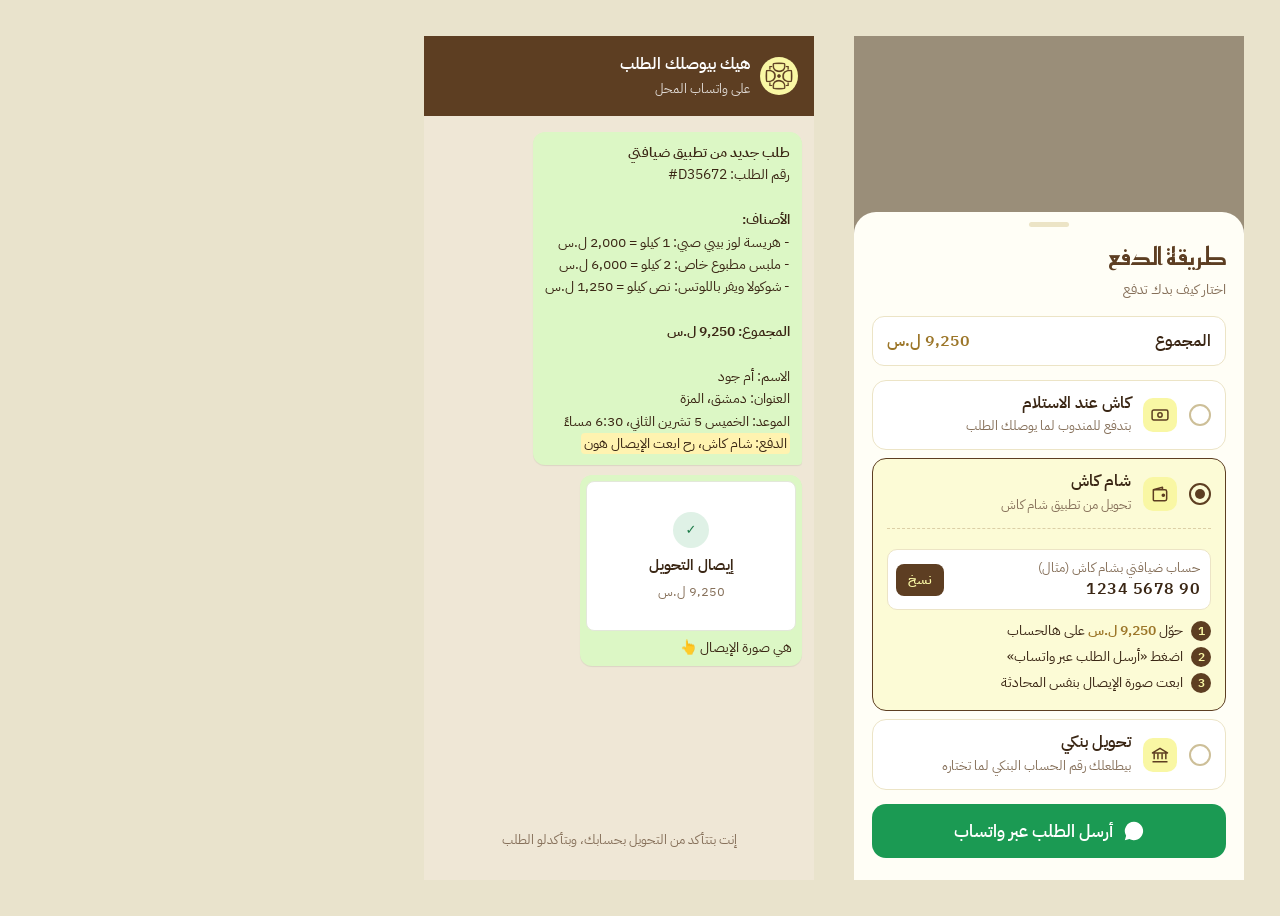
<file: design/pay.html>
<!doctype html>
<html lang="ar" dir="rtl">
<head>
<meta charset="utf-8">
<title>الدفع في تطبيق ضيافتي</title>
<style>
@font-face { font-family: 'Reem Kufi'; font-weight: 500; src: url(../fonts/reem-kufi-arabic-500-normal.woff2) format('woff2'); }
@font-face { font-family: 'Plex'; font-weight: 400; src: url(../fonts/ibm-plex-sans-arabic-arabic-400-normal.woff2) format('woff2'); unicode-range: U+0600-06FF, U+0750-077F, U+FB50-FDFF, U+FE70-FEFF, U+200C-200F; }
@font-face { font-family: 'Plex'; font-weight: 500; src: url(../fonts/ibm-plex-sans-arabic-arabic-500-normal.woff2) format('woff2'); unicode-range: U+0600-06FF, U+0750-077F, U+FB50-FDFF, U+FE70-FEFF, U+200C-200F; }
@font-face { font-family: 'Plex'; font-weight: 600; src: url(../fonts/ibm-plex-sans-arabic-arabic-600-normal.woff2) format('woff2'); unicode-range: U+0600-06FF, U+0750-077F, U+FB50-FDFF, U+FE70-FEFF, U+200C-200F; }
@font-face { font-family: 'Plex'; font-weight: 400; src: url(../fonts/ibm-plex-sans-arabic-latin-400-normal.woff2) format('woff2'); unicode-range: U+0000-00FF, U+2000-206F; }
@font-face { font-family: 'Plex'; font-weight: 600; src: url(../fonts/ibm-plex-sans-arabic-latin-600-normal.woff2) format('woff2'); unicode-range: U+0000-00FF, U+2000-206F; }
:root { --butter:#F9F7A4; --butter-soft:#FCFBD6; --cocoa:#5D3E22; --ink:#3A2614; --muted:#86705A; --foil:#9C7629; --sugar:#FFFEF6; --line:#ECE4C6; --whats:#1B9A53; }
* { box-sizing: border-box; }
body { margin: 0; background: #E9E3CC; font-family: 'Plex', system-ui, sans-serif; color: var(--ink); }
.wrap { display: flex; gap: 40px; padding: 36px; }
.screen { width: 390px; height: 844px; background: rgba(58,38,20,.45); position: relative; overflow: hidden; display: flex; flex-direction: column; justify-content: flex-end; }
.sheet { background: var(--sugar); border-radius: 22px 22px 0 0; padding: 10px 18px 22px; }
.grab { width: 40px; height: 5px; border-radius: 3px; background: var(--line); margin: 0 auto 12px; }
h2 { margin: 0 0 4px; font-family: 'Reem Kufi'; font-weight: 500; font-size: 24px; color: var(--cocoa); }
.sub { color: var(--muted); font-size: 14px; margin: 0 0 16px; }
.lbl { font-weight: 500; font-size: 15px; margin: 0 0 8px; }
.opt { border: 1.5px solid var(--line); border-radius: 14px; background: #fff; padding: 12px 14px; margin-bottom: 8px; }
.opt .row { display: flex; align-items: center; gap: 12px; }
.radio { width: 22px; height: 22px; border-radius: 50%; border: 2px solid #CDBF98; flex: 0 0 auto; position: relative; }
.opt.on { border-color: var(--cocoa); background: var(--butter-soft); }
.opt.on .radio { border-color: var(--cocoa); }
.opt.on .radio::after { content: ''; position: absolute; inset: 4px; border-radius: 50%; background: var(--cocoa); }
.opt b { font-weight: 600; display: block; line-height: 1.3; }
.opt span.d { font-size: 13px; color: var(--muted); }
.ico { width: 34px; height: 34px; border-radius: 10px; background: var(--butter); color: var(--cocoa); display: grid; place-items: center; flex: 0 0 auto; }
.ico svg { width: 20px; height: 20px; }
.box { margin-top: 12px; padding-top: 12px; border-top: 1px dashed #DCCFA6; }
.acc { display: flex; align-items: center; justify-content: space-between; background: #fff; border: 1px solid var(--line); border-radius: 10px; padding: 8px 10px 8px 8px; margin: 8px 0; }
.acc .k { font-size: 12.5px; color: var(--muted); display: block; }
.acc .v { font-weight: 600; font-size: 16px; direction: ltr; unicode-bidi: isolate; letter-spacing: .5px; }
.copy { height: 32px; padding: 0 12px; border-radius: 8px; background: var(--cocoa); color: var(--butter); font-weight: 600; font-size: 13px; display: flex; align-items: center; }
.steps { margin: 10px 0 0; padding: 0; list-style: none; font-size: 13.5px; }
.steps li { display: flex; gap: 8px; align-items: flex-start; margin: 5px 0; }
.steps li i { font-style: normal; width: 20px; height: 20px; border-radius: 50%; background: var(--cocoa); color: var(--butter); font-size: 12px; font-weight: 600; display: grid; place-items: center; flex: 0 0 auto; margin-top: 1px; }
.amt { color: var(--foil); font-weight: 600; }
.btn { display: flex; align-items: center; justify-content: center; gap: 10px; height: 54px; border-radius: 14px; background: var(--whats); color: #fff; font-weight: 600; font-size: 17px; margin-top: 14px; }
.btn svg { width: 22px; height: 22px; }
.total { display: flex; justify-content: space-between; font-weight: 600; margin: 4px 0 14px; padding: 12px 14px; border-radius: 12px; background: #fff; border: 1px solid var(--line); }
/* chat */
.chat { background: #EFE7D6; justify-content: flex-start; }
.chat-top { background: var(--cocoa); color: #fff; padding: 16px; display: flex; align-items: center; gap: 10px; }
.chat-top img { width: 38px; height: 38px; border-radius: 50%; background: var(--butter); padding: 5px; }
.chat-top b { display: block; font-weight: 600; }
.chat-top span { font-size: 12.5px; opacity: .8; }
.msgs { padding: 16px 12px; display: flex; flex-direction: column; gap: 10px; }
.bub { background: #DCF7C5; border-radius: 12px 12px 4px 12px; padding: 10px 12px; font-size: 14px; line-height: 1.6; max-width: 92%; align-self: flex-start; box-shadow: 0 1px 1px rgba(0,0,0,.08); white-space: pre-line; }
.bub b { font-weight: 600; }
.bub .hl { background: #FFF3B0; border-radius: 4px; padding: 0 3px; }
.receipt { align-self: flex-start; background: #DCF7C5; border-radius: 12px; padding: 6px; box-shadow: 0 1px 1px rgba(0,0,0,.08); }
.receipt .img { width: 210px; height: 150px; border-radius: 8px; background: #fff; display: flex; flex-direction: column; align-items: center; justify-content: center; gap: 6px; color: var(--muted); font-size: 13px; border: 1px solid #E3E8DA; }
.receipt .img b { color: var(--ink); font-size: 15px; }
.receipt .img .ok { width: 36px; height: 36px; border-radius: 50%; background: #DFF1E6; color: #1B7A47; display: grid; place-items: center; font-weight: 700; }
.receipt p { margin: 6px 4px 2px; font-size: 13.5px; }
.cap { position: absolute; bottom: 18px; right: 16px; left: 16px; text-align: center; font-size: 13px; color: var(--muted); }
</style>
</head>
<body>
<svg width="0" height="0" style="position:absolute">
  <symbol id="cash" viewBox="0 0 24 24" fill="none" stroke="currentColor" stroke-width="1.8"><rect x="2.5" y="6" width="19" height="12" rx="2"/><circle cx="12" cy="12" r="2.6"/></symbol>
  <symbol id="wallet" viewBox="0 0 24 24" fill="none" stroke="currentColor" stroke-width="1.8" stroke-linejoin="round"><path d="M4 7h14a2 2 0 0 1 2 2v9a2 2 0 0 1-2 2H5a1 1 0 0 1-1-1V7Z"/><path d="M4 7l11-3v3"/><circle cx="16" cy="13.5" r="1.3" fill="currentColor"/></symbol>
  <symbol id="bank" viewBox="0 0 24 24" fill="none" stroke="currentColor" stroke-width="1.8" stroke-linejoin="round"><path d="M3 9.5 12 4l9 5.5H3Z"/><path d="M5 10v7M9.5 10v7M14.5 10v7M19 10v7M3 20h18"/></symbol>
  <symbol id="wa" viewBox="0 0 24 24" fill="currentColor"><path d="M12 2a10 10 0 0 0-8.6 15.1L2 22l5-1.3A10 10 0 1 0 12 2Zm4.5 12.1c-.2-.1-1.5-.7-1.7-.8-.2-.1-.4-.1-.6.1l-.8 1c-.1.2-.3.2-.5.1a6.7 6.7 0 0 1-3.3-2.9c-.2-.4.2-.4.7-1.3.1-.2 0-.3 0-.4l-.8-1.8c-.2-.5-.4-.4-.6-.4h-.5a1 1 0 0 0-.7.3 3 3 0 0 0-.9 2.2 5.2 5.2 0 0 0 1.1 2.8 11.9 11.9 0 0 0 4.6 4c1.7.7 2.3.8 3.2.7.5-.1 1.5-.6 1.8-1.2.2-.6.2-1.1.1-1.2l-.5-.3Z"/></symbol>
</svg>
<div class="wrap">

<section class="screen" id="p1">
  <div class="sheet">
    <div class="grab"></div>
    <h2>طريقة الدفع</h2>
    <p class="sub">اختار كيف بدك تدفع</p>
    <div class="total"><span>المجموع</span><span class="amt">9,250 ل.س</span></div>

    <div class="opt"><div class="row"><span class="radio"></span><span class="ico"><svg><use href="#cash"/></svg></span><div><b>كاش عند الاستلام</b><span class="d">بتدفع للمندوب لما يوصلك الطلب</span></div></div></div>

    <div class="opt on">
      <div class="row"><span class="radio"></span><span class="ico"><svg><use href="#wallet"/></svg></span><div><b>شام كاش</b><span class="d">تحويل من تطبيق شام كاش</span></div></div>
      <div class="box">
        <div class="acc"><div><span class="k">حساب ضيافتي بشام كاش (مثال)</span><span class="v">1234 5678 90</span></div><span class="copy">نسخ</span></div>
        <ul class="steps">
          <li><i>1</i><span>حوّل <span class="amt">9,250 ل.س</span> على هالحساب</span></li>
          <li><i>2</i><span>اضغط «أرسل الطلب عبر واتساب»</span></li>
          <li><i>3</i><span>ابعت صورة الإيصال بنفس المحادثة</span></li>
        </ul>
      </div>
    </div>

    <div class="opt"><div class="row"><span class="radio"></span><span class="ico"><svg><use href="#bank"/></svg></span><div><b>تحويل بنكي</b><span class="d">بيطلعلك رقم الحساب البنكي لما تختاره</span></div></div></div>

    <div class="btn"><svg><use href="#wa"/></svg>أرسل الطلب عبر واتساب</div>
  </div>
</section>

<section class="screen chat" id="p2">
  <div class="chat-top"><img src="../img/logo-mark.png" alt=""><div><b>هيك بيوصلك الطلب</b><span>على واتساب المحل</span></div></div>
  <div class="msgs">
    <div class="bub"><b>طلب جديد من تطبيق ضيافتي</b>
رقم الطلب: <bdi dir="ltr">#D35672</bdi>

<b>الأصناف:</b>
- هريسة لوز بيبي صبي: 1 كيلو = 2,000 ل.س
- ملبس مطبوع خاص: 2 كيلو = 6,000 ل.س
- شوكولا ويفر باللوتس: نص كيلو = 1,250 ل.س

<b>المجموع: 9,250 ل.س</b>

الاسم: أم جود
العنوان: دمشق، المزة
الموعد: الخميس 5 تشرين الثاني، 6:30 مساءً
<span class="hl">الدفع: شام كاش، رح ابعت الإيصال هون</span></div>
    <div class="receipt">
      <div class="img"><span class="ok">✓</span><b>إيصال التحويل</b>9,250 ل.س</div>
      <p>هي صورة الإيصال 👆</p>
    </div>
  </div>
  <p class="cap">إنت بتتأكد من التحويل بحسابك، وبتأكدلو الطلب</p>
</section>

</div>
</body>
</html>
</file>
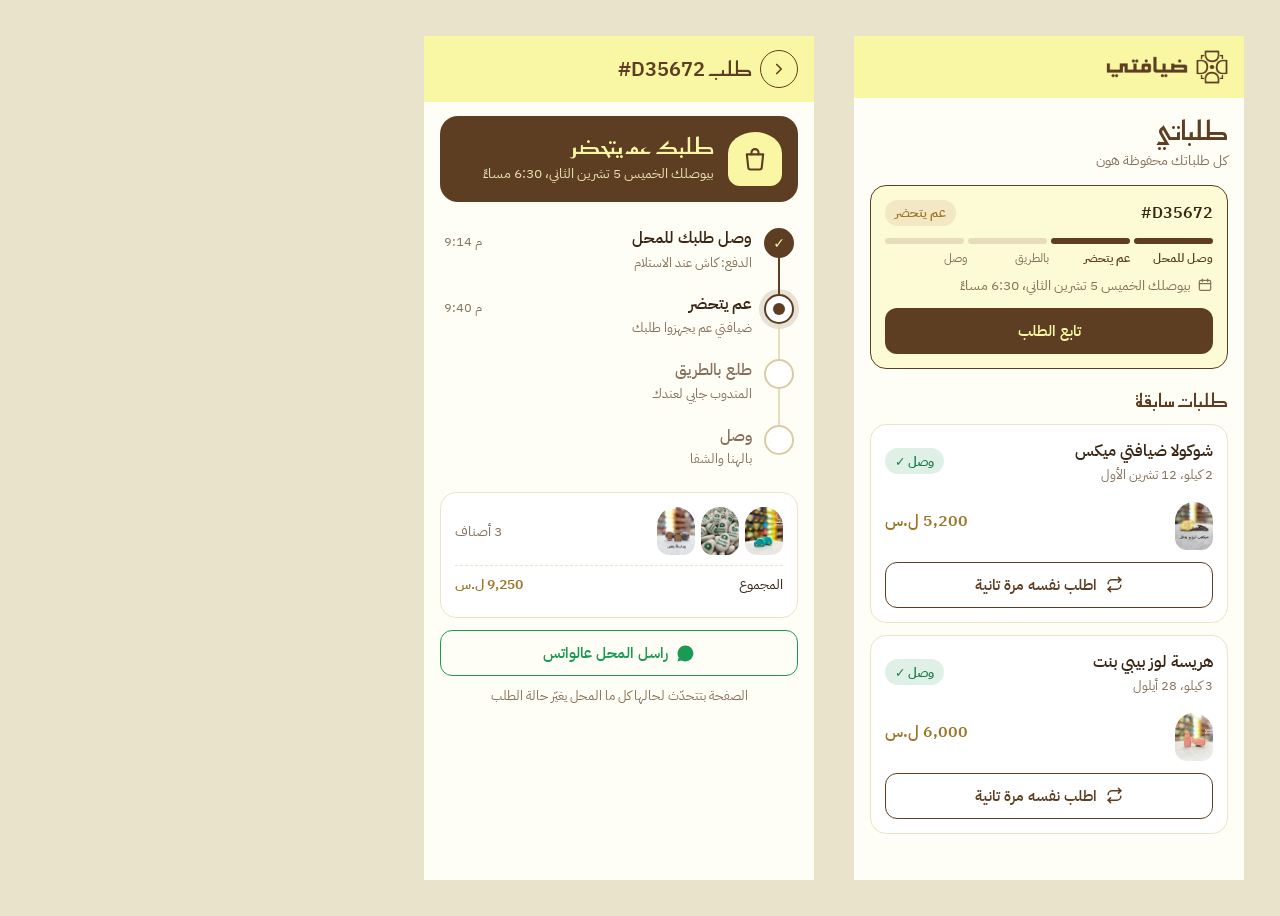
<file: design/track.html>
<!doctype html>
<html lang="ar" dir="rtl">
<head>
<meta charset="utf-8">
<title>متابعة الطلب في تطبيق ضيافتي</title>
<style>
@font-face { font-family: 'Reem Kufi'; font-weight: 500; src: url(../fonts/reem-kufi-arabic-500-normal.woff2) format('woff2'); }
@font-face { font-family: 'Plex'; font-weight: 400; src: url(../fonts/ibm-plex-sans-arabic-arabic-400-normal.woff2) format('woff2'); unicode-range: U+0600-06FF, U+0750-077F, U+FB50-FDFF, U+FE70-FEFF, U+200C-200F; }
@font-face { font-family: 'Plex'; font-weight: 500; src: url(../fonts/ibm-plex-sans-arabic-arabic-500-normal.woff2) format('woff2'); unicode-range: U+0600-06FF, U+0750-077F, U+FB50-FDFF, U+FE70-FEFF, U+200C-200F; }
@font-face { font-family: 'Plex'; font-weight: 600; src: url(../fonts/ibm-plex-sans-arabic-arabic-600-normal.woff2) format('woff2'); unicode-range: U+0600-06FF, U+0750-077F, U+FB50-FDFF, U+FE70-FEFF, U+200C-200F; }
@font-face { font-family: 'Plex'; font-weight: 400; src: url(../fonts/ibm-plex-sans-arabic-latin-400-normal.woff2) format('woff2'); unicode-range: U+0000-00FF, U+2000-206F; }
@font-face { font-family: 'Plex'; font-weight: 600; src: url(../fonts/ibm-plex-sans-arabic-latin-600-normal.woff2) format('woff2'); unicode-range: U+0000-00FF, U+2000-206F; }
:root { --butter:#F9F7A4; --butter-soft:#FCFBD6; --cocoa:#5D3E22; --ink:#3A2614; --muted:#86705A; --foil:#9C7629; --sugar:#FFFEF6; --line:#ECE4C6; --whats:#1B9A53; --done:#1B7A47; --prep:#9C7629;
  --arch: 50% 50% 12px 12px / 40% 40% 12px 12px; }
* { box-sizing: border-box; }
body { margin: 0; background: #E9E3CC; font-family: 'Plex', system-ui, sans-serif; color: var(--ink); }
.wrap { display: flex; gap: 40px; padding: 36px; }
.screen { width: 390px; height: 844px; background: var(--sugar); position: relative; overflow: hidden; display: flex; flex-direction: column; }
.top { background: var(--butter); padding: 14px 16px; display: flex; align-items: center; justify-content: space-between; }
.brand { display: flex; align-items: center; gap: 8px; }
.brand .m { height: 34px; } .brand .w { height: 22px; }
.back { width: 38px; height: 38px; border-radius: 50%; border: 1.5px solid var(--cocoa); display: grid; place-items: center; color: var(--cocoa); }
.back svg { width: 18px; height: 18px; }
.ttl { padding: 16px 16px 4px; }
.ttl h1 { margin: 0; font-family: 'Reem Kufi'; font-weight: 500; font-size: 26px; color: var(--cocoa); line-height: 1.3; }
.ttl p { margin: 2px 0 0; color: var(--muted); font-size: 13.5px; }
.body { padding: 10px 16px 0; flex: 1; }
.card { background: #fff; border: 1px solid var(--line); border-radius: 16px; padding: 14px; margin-bottom: 12px; }
.card.now { border: 1.5px solid var(--cocoa); background: var(--butter-soft); }
.row { display: flex; justify-content: space-between; align-items: center; gap: 10px; }
.num { direction: ltr; unicode-bidi: isolate; font-weight: 600; }
.chip { display: inline-flex; align-items: center; gap: 5px; height: 26px; padding: 0 10px; border-radius: 13px; font-size: 12.5px; font-weight: 600; }
.c-prep { background: #F3E7C4; color: var(--prep); }
.c-done { background: #DFF1E6; color: var(--done); }
.bar { display: grid; grid-template-columns: repeat(4, 1fr); gap: 4px; margin: 12px 0 6px; }
.bar i { height: 6px; border-radius: 3px; background: #E7DDBD; }
.bar i.on { background: var(--cocoa); }
.bar-l { display: grid; grid-template-columns: repeat(4, 1fr); font-size: 11.5px; color: var(--muted); }
.bar-l span.on { color: var(--cocoa); font-weight: 600; }
.meta { font-size: 13.5px; color: var(--muted); margin-top: 8px; display: flex; align-items: center; gap: 6px; }
.meta svg { width: 16px; height: 16px; }
.thumbs { display: flex; gap: 6px; margin-top: 10px; }
.thumbs img { width: 38px; height: 48px; object-fit: cover; border-radius: var(--arch); }
.btn { display: flex; align-items: center; justify-content: center; gap: 8px; height: 46px; border-radius: 12px; background: var(--cocoa); color: var(--butter); font-weight: 600; font-size: 15px; margin-top: 12px; }
.btn.ghost { background: transparent; color: var(--cocoa); border: 1.5px solid var(--cocoa); }
.btn.wa { background: transparent; color: var(--whats); border: 1.5px solid var(--whats); }
.btn svg { width: 19px; height: 19px; }
.sec { font-family: 'Reem Kufi'; font-weight: 500; font-size: 18px; color: var(--cocoa); margin: 18px 0 10px; }
.old .t { font-weight: 600; }
.old .d { font-size: 13px; color: var(--muted); margin-top: 2px; }
.price { color: var(--foil); font-weight: 600; }
/* tracking */
.hero { margin: 14px 16px 6px; padding: 16px; border-radius: 18px; background: var(--cocoa); color: var(--butter); display: flex; gap: 14px; align-items: center; }
.hero .ic { width: 54px; height: 54px; border-radius: var(--arch); background: var(--butter); color: var(--cocoa); display: grid; place-items: center; flex: 0 0 auto; }
.hero .ic svg { width: 28px; height: 28px; }
.hero b { display: block; font-family: 'Reem Kufi'; font-weight: 500; font-size: 22px; line-height: 1.3; }
.hero span { font-size: 13.5px; color: #EADFB2; }
.tl { list-style: none; margin: 10px 0 0; padding: 0 4px; }
.tl li { display: grid; grid-template-columns: 30px 1fr auto; gap: 12px; position: relative; padding-bottom: 20px; }
.tl li:not(:last-child)::before { content: ''; position: absolute; right: 14px; top: 30px; bottom: 0; width: 2px; background: #E7DDBD; }
.tl li.ok:not(:last-child)::before { background: var(--cocoa); }
.tl .dot { width: 30px; height: 30px; border-radius: 50%; border: 2px solid #D9CCA5; background: #fff; display: grid; place-items: center; font-size: 14px; color: #fff; font-weight: 700; }
.tl li.ok .dot { background: var(--cocoa); border-color: var(--cocoa); color: var(--butter); }
.tl li.cur .dot { border-color: var(--cocoa); box-shadow: 0 0 0 5px rgba(93,62,34,.15); }
.tl li.cur .dot::after { content: ''; width: 12px; height: 12px; border-radius: 50%; background: var(--cocoa); }
.tl b { font-weight: 600; display: block; line-height: 1.35; }
.tl li:not(.ok):not(.cur) b { color: var(--muted); font-weight: 500; }
.tl small { font-size: 12.5px; color: var(--muted); }
.tl .tm { font-size: 13px; color: var(--muted); direction: ltr; padding-top: 4px; }
.sum { display: flex; justify-content: space-between; font-size: 14px; padding: 8px 0; border-top: 1px dashed var(--line); }
.hint { text-align: center; font-size: 12.5px; color: var(--muted); margin-top: 10px; }
</style>
</head>
<body>
<svg width="0" height="0" style="position:absolute">
  <symbol id="back" viewBox="0 0 24 24" fill="none" stroke="currentColor" stroke-width="2.2" stroke-linecap="round" stroke-linejoin="round"><path d="m9 6 6 6-6 6"/></symbol>
  <symbol id="cal" viewBox="0 0 24 24" fill="none" stroke="currentColor" stroke-width="1.8" stroke-linecap="round"><rect x="3.5" y="5" width="17" height="15" rx="2.5"/><path d="M3.5 10h17M8 3v4M16 3v4"/></symbol>
  <symbol id="bag" viewBox="0 0 24 24" fill="none" stroke="currentColor" stroke-width="1.8" stroke-linecap="round" stroke-linejoin="round"><path d="M5 8h14l-1.2 11.1a2 2 0 0 1-2 1.9H8.2a2 2 0 0 1-2-1.9L5 8Z"/><path d="M9 8V6.5a3 3 0 0 1 6 0V8"/></symbol>
  <symbol id="repeat" viewBox="0 0 24 24" fill="none" stroke="currentColor" stroke-width="1.9" stroke-linecap="round" stroke-linejoin="round"><path d="M17 3l3 3-3 3"/><path d="M20 6H9a5 5 0 0 0-5 5"/><path d="M7 21l-3-3 3-3"/><path d="M4 18h11a5 5 0 0 0 5-5"/></symbol>
  <symbol id="wa" viewBox="0 0 24 24" fill="currentColor"><path d="M12 2a10 10 0 0 0-8.6 15.1L2 22l5-1.3A10 10 0 1 0 12 2Zm4.5 12.1c-.2-.1-1.5-.7-1.7-.8-.2-.1-.4-.1-.6.1l-.8 1c-.1.2-.3.2-.5.1a6.7 6.7 0 0 1-3.3-2.9c-.2-.4.2-.4.7-1.3.1-.2 0-.3 0-.4l-.8-1.8c-.2-.5-.4-.4-.6-.4h-.5a1 1 0 0 0-.7.3 3 3 0 0 0-.9 2.2 5.2 5.2 0 0 0 1.1 2.8 11.9 11.9 0 0 0 4.6 4c1.7.7 2.3.8 3.2.7.5-.1 1.5-.6 1.8-1.2.2-.6.2-1.1.1-1.2l-.5-.3Z"/></symbol>
</svg>
<div class="wrap">

<!-- طلباتي -->
<section class="screen" id="t1">
  <div class="top"><div class="brand"><img class="m" src="../img/logo-mark.png" alt=""><img class="w" src="../img/logo-word.png" alt=""></div></div>
  <div class="ttl"><h1>طلباتي</h1><p>كل طلباتك محفوظة هون</p></div>
  <div class="body">
    <div class="card now">
      <div class="row"><span class="num">#D35672</span><span class="chip c-prep">عم يتحضر</span></div>
      <div class="bar"><i class="on"></i><i class="on"></i><i></i><i></i></div>
      <div class="bar-l"><span class="on">وصل للمحل</span><span class="on">عم يتحضر</span><span>بالطريق</span><span>وصل</span></div>
      <div class="meta"><svg><use href="#cal"/></svg>بيوصلك الخميس 5 تشرين الثاني، 6:30 مساءً</div>
      <div class="btn">تابع الطلب</div>
    </div>

    <div class="sec">طلبات سابقة</div>
    <div class="card old">
      <div class="row"><div><div class="t">شوكولا ضيافتي ميكس</div><div class="d">2 كيلو، 12 تشرين الأول</div></div><span class="chip c-done">وصل ✓</span></div>
      <div class="row" style="margin-top:8px"><div class="thumbs"><img src="../img/choco-mix.jpg" alt=""></div><span class="price">5,200 ل.س</span></div>
      <div class="btn ghost"><svg><use href="#repeat"/></svg>اطلب نفسه مرة تانية</div>
    </div>
    <div class="card old">
      <div class="row"><div><div class="t">هريسة لوز بيبي بنت</div><div class="d">3 كيلو، 28 أيلول</div></div><span class="chip c-done">وصل ✓</span></div>
      <div class="row" style="margin-top:8px"><div class="thumbs"><img src="../img/harisa-girl.jpg" alt=""></div><span class="price">6,000 ل.س</span></div>
      <div class="btn ghost"><svg><use href="#repeat"/></svg>اطلب نفسه مرة تانية</div>
    </div>
  </div>
</section>

<!-- متابعة الطلب -->
<section class="screen" id="t2">
  <div class="top">
    <div class="brand"><div class="back"><svg><use href="#back"/></svg></div><span style="font-family:'Reem Kufi';font-size:20px;color:var(--cocoa)">طلب <span class="num" style="font-family:Plex">#D35672</span></span></div>
  </div>
  <div class="hero">
    <div class="ic"><svg><use href="#bag"/></svg></div>
    <div><b>طلبك عم يتحضر</b><span>بيوصلك الخميس 5 تشرين الثاني، 6:30 مساءً</span></div>
  </div>
  <div class="body">
    <ul class="tl">
      <li class="ok"><span class="dot">✓</span><div><b>وصل طلبك للمحل</b><small>الدفع: كاش عند الاستلام</small></div><span class="tm">9:14 م</span></li>
      <li class="cur"><span class="dot"></span><div><b>عم يتحضر</b><small>ضيافتي عم يجهزوا طلبك</small></div><span class="tm">9:40 م</span></li>
      <li><span class="dot"></span><div><b>طلع بالطريق</b><small>المندوب جايي لعندك</small></div><span class="tm"></span></li>
      <li><span class="dot"></span><div><b>وصل</b><small>بالهنا والشفا</small></div><span class="tm"></span></li>
    </ul>
    <div class="card" style="margin-top:2px">
      <div class="row"><div class="thumbs" style="margin:0"><img src="../img/harisa-boy.jpg" alt=""><img src="../img/mlabbas-1.jpg" alt=""><img src="../img/choco-lotus.jpg" alt=""></div><span class="muted" style="color:var(--muted);font-size:13.5px">3 أصناف</span></div>
      <div class="sum" style="margin-top:10px"><span>المجموع</span><span class="price">9,250 ل.س</span></div>
    </div>
    <div class="btn wa"><svg><use href="#wa"/></svg>راسل المحل عالواتس</div>
    <p class="hint">الصفحة بتتحدّث لحالها كل ما المحل يغيّر حالة الطلب</p>
  </div>
</section>

</div>
</body>
</html>
</file>
<file: styles.css>
/* الخطوط محفوظة مع التطبيق لحتى تشتغل بسرعة وبلا نت */
@font-face { font-family: 'Reem Kufi'; font-style: normal; font-weight: 500; font-display: swap; src: url(fonts/reem-kufi-arabic-500-normal.woff2) format('woff2'); unicode-range: U+0600-06FF,U+0750-077F,U+0870-088E,U+0890-0891,U+0897-08E1,U+08E3-08FF,U+200C-200E,U+2010-2011,U+204F,U+2E41,U+FB50-FDFF,U+FE70-FE74,U+FE76-FEFC,U+102E0-102FB,U+10E60-10E7E,U+10EC2-10EC4,U+10EFC-10EFF,U+1EE00-1EE03,U+1EE05-1EE1F,U+1EE21-1EE22,U+1EE24,U+1EE27,U+1EE29-1EE32,U+1EE34-1EE37,U+1EE39,U+1EE3B,U+1EE42,U+1EE47,U+1EE49,U+1EE4B,U+1EE4D-1EE4F,U+1EE51-1EE52,U+1EE54,U+1EE57,U+1EE59,U+1EE5B,U+1EE5D,U+1EE5F,U+1EE61-1EE62,U+1EE64,U+1EE67-1EE6A,U+1EE6C-1EE72,U+1EE74-1EE77,U+1EE79-1EE7C,U+1EE7E,U+1EE80-1EE89,U+1EE8B-1EE9B,U+1EEA1-1EEA3,U+1EEA5-1EEA9,U+1EEAB-1EEBB,U+1EEF0-1EEF1; }
@font-face { font-family: 'Reem Kufi'; font-style: normal; font-weight: 500; font-display: swap; src: url(fonts/reem-kufi-latin-500-normal.woff2) format('woff2'); unicode-range: U+0000-00FF,U+0131,U+0152-0153,U+02BB-02BC,U+02C6,U+02DA,U+02DC,U+0304,U+0308,U+0329,U+2000-206F,U+20AC,U+2122,U+2191,U+2193,U+2212,U+2215,U+FEFF,U+FFFD; }
@font-face { font-family: 'Reem Kufi'; font-style: normal; font-weight: 600; font-display: swap; src: url(fonts/reem-kufi-arabic-600-normal.woff2) format('woff2'); unicode-range: U+0600-06FF,U+0750-077F,U+0870-088E,U+0890-0891,U+0897-08E1,U+08E3-08FF,U+200C-200E,U+2010-2011,U+204F,U+2E41,U+FB50-FDFF,U+FE70-FE74,U+FE76-FEFC,U+102E0-102FB,U+10E60-10E7E,U+10EC2-10EC4,U+10EFC-10EFF,U+1EE00-1EE03,U+1EE05-1EE1F,U+1EE21-1EE22,U+1EE24,U+1EE27,U+1EE29-1EE32,U+1EE34-1EE37,U+1EE39,U+1EE3B,U+1EE42,U+1EE47,U+1EE49,U+1EE4B,U+1EE4D-1EE4F,U+1EE51-1EE52,U+1EE54,U+1EE57,U+1EE59,U+1EE5B,U+1EE5D,U+1EE5F,U+1EE61-1EE62,U+1EE64,U+1EE67-1EE6A,U+1EE6C-1EE72,U+1EE74-1EE77,U+1EE79-1EE7C,U+1EE7E,U+1EE80-1EE89,U+1EE8B-1EE9B,U+1EEA1-1EEA3,U+1EEA5-1EEA9,U+1EEAB-1EEBB,U+1EEF0-1EEF1; }
@font-face { font-family: 'Reem Kufi'; font-style: normal; font-weight: 600; font-display: swap; src: url(fonts/reem-kufi-latin-600-normal.woff2) format('woff2'); unicode-range: U+0000-00FF,U+0131,U+0152-0153,U+02BB-02BC,U+02C6,U+02DA,U+02DC,U+0304,U+0308,U+0329,U+2000-206F,U+20AC,U+2122,U+2191,U+2193,U+2212,U+2215,U+FEFF,U+FFFD; }
@font-face { font-family: 'IBM Plex Sans Arabic'; font-style: normal; font-weight: 400; font-display: swap; src: url(fonts/ibm-plex-sans-arabic-arabic-400-normal.woff2) format('woff2'); unicode-range: U+0600-06FF,U+0750-077F,U+0870-088E,U+0890-0891,U+0897-08E1,U+08E3-08FF,U+200C-200E,U+2010-2011,U+204F,U+2E41,U+FB50-FDFF,U+FE70-FE74,U+FE76-FEFC,U+102E0-102FB,U+10E60-10E7E,U+10EC2-10EC4,U+10EFC-10EFF,U+1EE00-1EE03,U+1EE05-1EE1F,U+1EE21-1EE22,U+1EE24,U+1EE27,U+1EE29-1EE32,U+1EE34-1EE37,U+1EE39,U+1EE3B,U+1EE42,U+1EE47,U+1EE49,U+1EE4B,U+1EE4D-1EE4F,U+1EE51-1EE52,U+1EE54,U+1EE57,U+1EE59,U+1EE5B,U+1EE5D,U+1EE5F,U+1EE61-1EE62,U+1EE64,U+1EE67-1EE6A,U+1EE6C-1EE72,U+1EE74-1EE77,U+1EE79-1EE7C,U+1EE7E,U+1EE80-1EE89,U+1EE8B-1EE9B,U+1EEA1-1EEA3,U+1EEA5-1EEA9,U+1EEAB-1EEBB,U+1EEF0-1EEF1; }
@font-face { font-family: 'IBM Plex Sans Arabic'; font-style: normal; font-weight: 400; font-display: swap; src: url(fonts/ibm-plex-sans-arabic-latin-400-normal.woff2) format('woff2'); unicode-range: U+0000-00FF,U+0131,U+0152-0153,U+02BB-02BC,U+02C6,U+02DA,U+02DC,U+0304,U+0308,U+0329,U+2000-206F,U+20AC,U+2122,U+2191,U+2193,U+2212,U+2215,U+FEFF,U+FFFD; }
@font-face { font-family: 'IBM Plex Sans Arabic'; font-style: normal; font-weight: 500; font-display: swap; src: url(fonts/ibm-plex-sans-arabic-arabic-500-normal.woff2) format('woff2'); unicode-range: U+0600-06FF,U+0750-077F,U+0870-088E,U+0890-0891,U+0897-08E1,U+08E3-08FF,U+200C-200E,U+2010-2011,U+204F,U+2E41,U+FB50-FDFF,U+FE70-FE74,U+FE76-FEFC,U+102E0-102FB,U+10E60-10E7E,U+10EC2-10EC4,U+10EFC-10EFF,U+1EE00-1EE03,U+1EE05-1EE1F,U+1EE21-1EE22,U+1EE24,U+1EE27,U+1EE29-1EE32,U+1EE34-1EE37,U+1EE39,U+1EE3B,U+1EE42,U+1EE47,U+1EE49,U+1EE4B,U+1EE4D-1EE4F,U+1EE51-1EE52,U+1EE54,U+1EE57,U+1EE59,U+1EE5B,U+1EE5D,U+1EE5F,U+1EE61-1EE62,U+1EE64,U+1EE67-1EE6A,U+1EE6C-1EE72,U+1EE74-1EE77,U+1EE79-1EE7C,U+1EE7E,U+1EE80-1EE89,U+1EE8B-1EE9B,U+1EEA1-1EEA3,U+1EEA5-1EEA9,U+1EEAB-1EEBB,U+1EEF0-1EEF1; }
@font-face { font-family: 'IBM Plex Sans Arabic'; font-style: normal; font-weight: 500; font-display: swap; src: url(fonts/ibm-plex-sans-arabic-latin-500-normal.woff2) format('woff2'); unicode-range: U+0000-00FF,U+0131,U+0152-0153,U+02BB-02BC,U+02C6,U+02DA,U+02DC,U+0304,U+0308,U+0329,U+2000-206F,U+20AC,U+2122,U+2191,U+2193,U+2212,U+2215,U+FEFF,U+FFFD; }
@font-face { font-family: 'IBM Plex Sans Arabic'; font-style: normal; font-weight: 600; font-display: swap; src: url(fonts/ibm-plex-sans-arabic-arabic-600-normal.woff2) format('woff2'); unicode-range: U+0600-06FF,U+0750-077F,U+0870-088E,U+0890-0891,U+0897-08E1,U+08E3-08FF,U+200C-200E,U+2010-2011,U+204F,U+2E41,U+FB50-FDFF,U+FE70-FE74,U+FE76-FEFC,U+102E0-102FB,U+10E60-10E7E,U+10EC2-10EC4,U+10EFC-10EFF,U+1EE00-1EE03,U+1EE05-1EE1F,U+1EE21-1EE22,U+1EE24,U+1EE27,U+1EE29-1EE32,U+1EE34-1EE37,U+1EE39,U+1EE3B,U+1EE42,U+1EE47,U+1EE49,U+1EE4B,U+1EE4D-1EE4F,U+1EE51-1EE52,U+1EE54,U+1EE57,U+1EE59,U+1EE5B,U+1EE5D,U+1EE5F,U+1EE61-1EE62,U+1EE64,U+1EE67-1EE6A,U+1EE6C-1EE72,U+1EE74-1EE77,U+1EE79-1EE7C,U+1EE7E,U+1EE80-1EE89,U+1EE8B-1EE9B,U+1EEA1-1EEA3,U+1EEA5-1EEA9,U+1EEAB-1EEBB,U+1EEF0-1EEF1; }
@font-face { font-family: 'IBM Plex Sans Arabic'; font-style: normal; font-weight: 600; font-display: swap; src: url(fonts/ibm-plex-sans-arabic-latin-600-normal.woff2) format('woff2'); unicode-range: U+0000-00FF,U+0131,U+0152-0153,U+02BB-02BC,U+02C6,U+02DA,U+02DC,U+0304,U+0308,U+0329,U+2000-206F,U+20AC,U+2122,U+2191,U+2193,U+2212,U+2215,U+FEFF,U+FFFD; }

/* ضيافتي — الألوان مأخوذة من اللوغو: بني على أصفر زبدي */
:root {
  --butter: #F9F7A4;
  --butter-soft: #FCFBD6;
  --cocoa: #5D3E22;
  --ink: #3A2614;
  --muted: #86705A;
  --foil: #9C7629;
  --sugar: #FFFEF6;
  --line: #ECE4C6;
  --photo: #F2EEE2;
  --whats: #1B9A53;
  --danger: #A8321F;

  --arch: 50% 50% 14px 14px / 40% 40% 14px 14px;
  --f-display: 'Reem Kufi', 'IBM Plex Sans Arabic', system-ui, sans-serif;
  --f-body: 'IBM Plex Sans Arabic', system-ui, -apple-system, 'Segoe UI', Tahoma, sans-serif;
  --safe-b: env(safe-area-inset-bottom, 0px);
}

* { box-sizing: border-box; }
html { color-scheme: light; -webkit-text-size-adjust: 100%; }
body {
  margin: 0;
  background: var(--sugar);
  color: var(--ink);
  font-family: var(--f-body);
  font-size: 16px;
  line-height: 1.6;
  -webkit-tap-highlight-color: transparent;
}
img { display: block; max-width: 100%; }
button, input, select, textarea { font: inherit; color: inherit; }
button { cursor: pointer; }
:focus-visible { outline: 2.5px solid var(--cocoa); outline-offset: 2px; }
.visually-hidden { position: absolute; width: 1px; height: 1px; overflow: hidden; clip: rect(0 0 0 0); white-space: nowrap; }

.app { max-width: 520px; margin: 0 auto; min-height: 100dvh; position: relative; padding-bottom: calc(110px + var(--safe-b)); background: var(--sugar); }
@media (min-width: 560px) {
  body { background: #F6F2E2; }
  .app { box-shadow: 0 0 0 1px var(--line); }
}

/* ---------- الشريط العلوي ---------- */
.shelf { background: var(--butter); }
.topbar {
  position: sticky; top: 0; z-index: 20;
  background: var(--butter);
  display: flex; align-items: center; justify-content: space-between;
  padding: 10px 16px;
  padding-top: max(10px, env(safe-area-inset-top));
}
.brand { display: flex; align-items: center; gap: 10px; text-decoration: none; }
.brand .mark { height: 40px; width: auto; }
.brand .word { height: 26px; width: auto; }
.icon-btn {
  position: relative;
  width: 44px; height: 44px; border-radius: 50%;
  border: 1.5px solid var(--cocoa); background: transparent; color: var(--cocoa);
  display: grid; place-items: center;
}
.icon-btn svg { width: 22px; height: 22px; }
.badge {
  position: absolute; top: -4px; left: -4px;
  min-width: 20px; height: 20px; padding: 0 5px; border-radius: 10px;
  background: var(--cocoa); color: var(--butter);
  font-size: 12px; font-weight: 600; line-height: 20px; text-align: center;
}
.badge[hidden] { display: none; }

.tagline {
  margin: 4px 16px 0; font-family: var(--f-display); font-weight: 500;
  font-size: 22px; line-height: 1.35; color: var(--cocoa);
}

/* ---------- فيديوهات أول الصفحة ----------
   بزوايا مدوّرة وفراغ عالجنبين (الفكرة 4 اللي اختارها المحل)، وما في شي فوقها */
.hero { padding: 4px 16px 0; }
.hero-frame { position: relative; aspect-ratio: 16 / 9; border-radius: 22px; overflow: hidden; background: #1E140B; touch-action: pan-y; cursor: pointer; }
.hero-frame video { display: block; width: 100%; height: 100%; object-fit: cover; }
.hero-play { position: absolute; bottom: 10px; inset-inline-start: 10px; width: 40px; height: 40px; border: 0; border-radius: 50%; background: rgba(30, 20, 11, .6); }
.hero-play::after { content: ''; position: absolute; top: 13px; left: 15px; border-style: solid; border-width: 7px 0 7px 12px; border-color: transparent transparent transparent #fff; }
.hero-dots { display: flex; justify-content: center; gap: 6px; padding-top: 10px; }
.hero-dots:empty { display: none; }
.hero-dot { width: 7px; height: 7px; padding: 0; border: 0; border-radius: 4px; background: rgba(93, 62, 34, .3); transition: width .2s; }
.hero-dot[aria-current="true"] { width: 22px; background: var(--cocoa); }
/* زر صغير بس مساحة الكبسة أكبر */
.hero-dot { position: relative; }
.hero-dot::before { content: ''; position: absolute; inset: -10px -4px; }
@media (prefers-reduced-motion: reduce) { .hero-dot { transition: none; } }

/* ---------- القصص (أقواس متل حروف اللوغو) ---------- */
.stories { display: flex; gap: 14px; overflow-x: auto; padding: 14px 16px 18px; scrollbar-width: none; }
.stories::-webkit-scrollbar { display: none; }
.story { flex: 0 0 auto; width: 72px; background: none; border: 0; padding: 0; text-align: center; color: var(--cocoa); }
.story .frame {
  width: 72px; height: 90px; padding: 3px;
  border: 2px solid var(--cocoa); border-radius: var(--arch);
}
.story.seen .frame { border-color: rgba(93, 62, 34, .35); }
.story img { width: 100%; height: 100%; object-fit: cover; border-radius: var(--arch); background: var(--photo); }
.story span { display: block; margin-top: 6px; font-size: 13px; font-weight: 500; white-space: nowrap; overflow: hidden; text-overflow: ellipsis; }

/* ---------- تثبيت التطبيق ---------- */
.install {
  display: flex; align-items: center; gap: 12px;
  margin: 14px 16px 0; padding: 10px 12px;
  border: 1px solid var(--line); border-radius: 14px; background: #fff;
}
.install[hidden] { display: none; }
.install img { width: 40px; height: 40px; border-radius: 10px; }
.install p { margin: 0; flex: 1; font-size: 14px; line-height: 1.4; }
.install p b { display: block; font-weight: 600; }
.install .btn-sm { flex: 0 0 auto; }
.install .x { border: 0; background: none; color: var(--muted); width: 32px; height: 32px; font-size: 20px; line-height: 1; }

/* ---------- البحث والأقسام ---------- */
.search { display: block; position: relative; margin: 16px 16px 0; }
.search input {
  width: 100%; height: 46px; padding: 0 44px 0 14px;
  border: 1px solid var(--line); border-radius: 12px; background: #fff;
}
.search input::placeholder { color: var(--muted); }
.search svg { position: absolute; right: 14px; top: 13px; width: 20px; height: 20px; color: var(--muted); pointer-events: none; }

/* ---------- الشريط المميز ----------
   قوس كبير بيطلع من تحت لفوق متل باب بينفتح، ووراه قوس بخط رفيع بيتزحلق لمحله،
   والصورة بتقرّب شوي على مهل. كله transform و clip-path و opacity لحتى يضل خفيف. */
.feat { padding: 2px 16px 14px; }
.feat-track { display: flex; overflow-x: auto; scroll-snap-type: x mandatory; scrollbar-width: none; overscroll-behavior-x: contain; }
.feat-track::-webkit-scrollbar { display: none; }
.feat-slide { flex: 0 0 100%; scroll-snap-align: center; scroll-snap-stop: always; display: grid; grid-template-columns: 46% 1fr; gap: 14px; align-items: center; padding: 14px 14px 14px 12px; border-radius: 26px; background: var(--sugar); cursor: pointer; }
.feat-art { position: relative; aspect-ratio: 4 / 5; }
.feat-ghost { position: absolute; inset: 0; border: 1.5px solid var(--cocoa); border-radius: var(--arch); transform: translate(-7px, -7px); }
.feat-img { position: absolute; inset: 0; border-radius: var(--arch); overflow: hidden; background: var(--photo); }
.feat-img img { width: 100%; height: 100%; object-fit: cover; }
.feat-txt { min-width: 0; display: flex; flex-direction: column; align-items: flex-start; gap: 6px; }
.feat-chip { padding: 2px 10px; border-radius: 10px; background: var(--butter); color: var(--cocoa); font-size: 12px; font-weight: 600; }
.feat-txt h2 { margin: 0; font-family: var(--f-display); font-weight: 500; font-size: 22px; line-height: 1.3; color: var(--cocoa); display: -webkit-box; -webkit-line-clamp: 3; -webkit-box-orient: vertical; overflow: hidden; }
.feat-txt .price { margin: 0; }
.feat-go { width: auto; height: 42px; margin-top: 4px; padding: 0 22px; font-size: 15px; }
.feat-foot { display: flex; align-items: center; justify-content: center; gap: 10px; margin-top: 10px; min-height: 18px; }
.feat-dots { display: flex; gap: 6px; }
.feat-dots button { width: 24px; height: 18px; padding: 0; border: 0; background: none; display: grid; place-items: center; cursor: pointer; }
.feat-dots i { position: relative; display: block; width: 7px; height: 7px; border-radius: 4px; background: rgba(93, 62, 34, .25); overflow: hidden; transition: width .3s; }
.feat-dots .on i { width: 22px; }
.feat-dots .on i::after { content: ''; position: absolute; inset: 0; background: var(--cocoa); }
.feat-pause { width: 26px; height: 26px; padding: 0; border: 1.5px solid var(--cocoa); border-radius: 50%; background: none; cursor: pointer; position: relative; }
.feat-pause::before, .feat-pause::after { content: ''; position: absolute; top: 7px; width: 3px; height: 9px; border-radius: 1px; background: var(--cocoa); }
.feat-pause::before { right: 8px; }
.feat-pause::after { left: 8px; }
.feat-pause[aria-pressed="true"]::before { right: 9px; top: 6px; width: 0; height: 0; border-radius: 0; background: none; border-style: solid; border-width: 6px 8px 6px 0; border-color: transparent var(--cocoa) transparent transparent; }
.feat-pause[aria-pressed="true"]::after { display: none; }
.feat.solo .feat-foot { display: none; }

@media (prefers-reduced-motion: no-preference) {
  /* لما الشريحة تصير قدّام: القوس بيطلع، والقوس الرفيع بيتزحلق لمحله، والحكي بيطلع ورا بعض */
  .feat-slide.on .feat-img { animation: feat-rise .75s cubic-bezier(.2, .8, .2, 1) both; }
  .feat-slide.on .feat-img img { animation: feat-zoom 4.6s ease-out both; }
  .feat-slide.on .feat-ghost { animation: feat-ghost .9s cubic-bezier(.2, .8, .2, 1) both; }
  .feat-slide.on .feat-txt > * { animation: feat-up .55s cubic-bezier(.2, .8, .2, 1) both; }
  .feat-slide.on .feat-txt > :nth-child(2) { animation-delay: .07s; }
  .feat-slide.on .feat-txt > :nth-child(3) { animation-delay: .14s; }
  .feat-slide.on .feat-txt > :nth-child(4) { animation-delay: .21s; }
  /* النقطة الحالية بتتعبّى مع الوقت، لحتى يبيّن إمتى بيقلب */
  .feat.playing .feat-dots .on i::after { transform-origin: right; animation: feat-fill 4s linear both; }
}
@keyframes feat-rise { from { clip-path: inset(100% 0 0 0 round 50% 50% 12px 12px / 40% 40% 12px 12px); } to { clip-path: inset(0 0 0 0 round 50% 50% 12px 12px / 40% 40% 12px 12px); } }
@keyframes feat-zoom { from { transform: scale(1.12); } to { transform: scale(1); } }
@keyframes feat-ghost { from { transform: translate(10px, 10px); opacity: 0; } to { transform: translate(-7px, -7px); opacity: 1; } }
@keyframes feat-up { from { transform: translateY(12px); opacity: 0; } to { transform: none; opacity: 1; } }
@keyframes feat-fill { from { transform: scaleX(0); } to { transform: scaleX(1); } }

/* الأقسام: أقواس كبيرة مليانة، والقصص فوقها أقواس صغيرة بإطار */
.cats { display: flex; gap: 10px; overflow-x: auto; padding: 16px 16px 6px; scrollbar-width: none; }
.cats::-webkit-scrollbar { display: none; }
.cat { flex: 0 0 96px; padding: 0; border: 0; background: none; color: var(--cocoa); text-align: center; cursor: pointer; }
.cat .arch { position: relative; display: block; height: 118px; border-radius: var(--arch); overflow: hidden; background: var(--photo); }
.cat .arch img { width: 100%; height: 100%; object-fit: cover; }
.cat .arch.plain { display: grid; place-items: center; background: var(--butter-soft); box-shadow: inset 0 0 0 1px var(--line); }
.cat .arch.plain img { width: 46%; height: auto; object-fit: contain; }
.cat .arch small { position: absolute; bottom: 8px; inset-inline: 8px; padding: 2px 0; border-radius: 8px; background: var(--cocoa); color: var(--butter); font-size: 11px; font-weight: 600; }
.cat .nm { display: block; margin-top: 7px; font-size: 13px; font-weight: 600; line-height: 1.3; }
.cat[aria-pressed="true"] .arch { box-shadow: 0 0 0 2.5px var(--sugar), 0 0 0 5px var(--cocoa); }
.cat[aria-pressed="true"] .nm { text-decoration: underline; text-underline-offset: 3px; }
.chips { display: flex; gap: 8px; overflow-x: auto; padding: 14px 16px 4px; scrollbar-width: none; }
.chips::-webkit-scrollbar { display: none; }
.chip {
  flex: 0 0 auto; height: 38px; padding: 0 16px; border-radius: 19px;
  border: 1.5px solid var(--cocoa); background: transparent; color: var(--cocoa);
  font-weight: 500; font-size: 15px; white-space: nowrap;
}
.chip[aria-pressed="true"] { background: var(--cocoa); color: var(--butter); }
.chip small { font-size: 11px; font-weight: 500; opacity: .75; margin-inline-start: 4px; }

/* ---------- الأصناف ---------- */
.grid { display: grid; grid-template-columns: 1fr 1fr; gap: 22px 14px; padding: 16px; }
.card { position: relative; cursor: pointer; }
.name-btn { all: unset; cursor: pointer; }
.name-btn:focus-visible { outline: 2.5px solid var(--cocoa); outline-offset: 2px; border-radius: 4px; }
.card .photo { position: relative; aspect-ratio: 4 / 5; border-radius: var(--arch); overflow: hidden; background: var(--photo); }
.card .photo img { width: 100%; height: 100%; object-fit: cover; }
.card h3 { margin: 10px 2px 2px; font-family: var(--f-display); font-weight: 500; font-size: 17px; line-height: 1.35; color: var(--cocoa); }
.price { font-weight: 600; color: var(--foil); font-size: 15px; }
.price small { color: var(--muted); font-weight: 400; font-size: 13px; }
.card .price { margin: 0 2px; }
.add {
  position: absolute; left: 8px; bottom: 8px;
  width: 38px; height: 38px; border-radius: 50%;
  border: 0; background: var(--butter); color: var(--cocoa);
  display: grid; place-items: center;
  box-shadow: 0 2px 6px rgba(58, 38, 20, .18);
}
.add svg { width: 20px; height: 20px; }
/* الصنف اللي ما إله صورة، و«خلص»، والسعر القديم */
.card .photo .ph { width: 100%; height: 100%; border-radius: 0; }
.card .photo .ph img { width: 34%; height: auto; object-fit: contain; }
.card.off .photo > img { filter: grayscale(1); opacity: .5; }
.card .out { position: absolute; top: 10px; right: 10px; font-size: 12px; font-weight: 600; color: #B4561F; background: #FBE9DC; border-radius: 8px; padding: 2px 8px; }
.price s { color: var(--muted); font-weight: 400; font-size: 13px; }

.empty { padding: 40px 24px; text-align: center; color: var(--muted); }
.empty b { display: block; color: var(--cocoa); font-family: var(--f-display); font-weight: 500; font-size: 20px; margin-bottom: 4px; }

/* ---------- الفوتر ---------- */
.footer { margin: 24px 16px 0; padding-top: 20px; border-top: 1px solid var(--line); text-align: center; color: var(--muted); font-size: 14px; }
.footer img { height: 72px; width: auto; margin: 0 auto 12px; }
.footer a { color: var(--cocoa); }
.footer p { margin: 6px 0; }
.socials { display: flex; justify-content: center; gap: 10px; }
.socials .icon-btn { text-decoration: none; }
/* فوتر YK10 بهوية YK10: الاستثناء الوحيد عن ألوان ضيافتي.
   الموقع بينتهي فيه، فمساحة شريط السلة بتنزل لتحته بدل ما تضل بعمود التطبيق */
.app.store { padding-bottom: 28px; }
.yk-foot { padding: 28px 0 calc(20px + var(--safe-b)); background: #0A0A0A; color: #9A9A9A; text-align: center; }
body:has(#cartBar:not([hidden])) .yk-foot { padding-bottom: calc(20px + 70px + var(--safe-b)); }
.yk-foot p { margin: 0; }
.yk-by { color: rgba(255, 255, 255, .6); font-size: .75rem; }
.yk-logo { display: inline-block; margin-top: 6px; text-decoration: none; font-family: system-ui, "Segoe UI", sans-serif; }
.yk-name { display: block; direction: ltr; font-family: system-ui, "Segoe UI", sans-serif; font-weight: 900; font-size: 1.7rem; line-height: 1.1; background: linear-gradient(90deg, #D4A82C, #F5DE96); -webkit-background-clip: text; background-clip: text; color: transparent; }
.yk-soft { display: block; margin-top: 2px; direction: ltr; font-weight: 700; font-size: .6rem; color: #D9AE38; letter-spacing: .06em; }
.yk-row { display: flex; justify-content: center; align-items: center; gap: 8px; margin-top: 14px; }
.yk-cta { display: flex; align-items: center; gap: 8px; color: #9A9A9A; font-size: .85rem; text-decoration: none; transition: color .15s; }
.yk-row .ic { display: grid; place-items: center; width: 36px; height: 36px; border-radius: 50%; background: #1C1C1C; color: #9A9A9A; transition: background .15s, color .15s; }
.yk-row svg { width: 18px; height: 18px; }
.yk-cta:hover, .yk-cta:focus-visible { color: #F5DE96; }
.yk-cta:hover .ic, .yk-cta:focus-visible .ic, a.ic:hover, a.ic:focus-visible { background: #2A2A2A; color: #F5DE96; }
.yk-foot :focus-visible { outline-color: #F5DE96; }
.yk-copy { margin-top: 12px !important; font-size: .7rem; }
.link-url { display: inline-block; max-width: 100%; overflow: hidden; text-overflow: ellipsis; white-space: nowrap; vertical-align: bottom; }

/* ---------- شريط السلة ---------- */
.cartbar {
  position: fixed; z-index: 30;
  left: 50%; transform: translateX(-50%);
  bottom: calc(14px + var(--safe-b));
  width: calc(100% - 28px); max-width: 492px;
  display: flex; align-items: center; justify-content: space-between;
  padding: 0 18px; height: 56px; border: 0; border-radius: 16px;
  background: var(--cocoa); color: var(--butter);
  font-weight: 600; font-size: 16px;
  box-shadow: 0 8px 24px rgba(58, 38, 20, .28);
}
.cartbar[hidden] { display: none; }

/* ---------- الأزرار ---------- */
.btn {
  display: flex; align-items: center; justify-content: center; gap: 10px;
  width: 100%; height: 54px; border: 0; border-radius: 14px;
  background: var(--cocoa); color: var(--butter);
  font-weight: 600; font-size: 17px; text-decoration: none;
}
.btn svg { width: 22px; height: 22px; }
.btn.ghost { background: transparent; color: var(--cocoa); border: 1.5px solid var(--cocoa); }
.btn.whats { background: var(--whats); color: #fff; }
.btn.danger { background: transparent; color: var(--danger); border: 1.5px solid currentColor; }
.btn:disabled { opacity: .5; }
.btn-sm {
  height: 36px; padding: 0 14px; border-radius: 10px; border: 0;
  background: var(--cocoa); color: var(--butter); font-weight: 600; font-size: 14px;
}
.link-btn { border: 0; background: none; padding: 4px 0; color: var(--muted); font-size: 14px; text-decoration: underline; text-underline-offset: 3px; }

/* ---------- النوافذ السفلية ---------- */
.overlay {
  position: fixed; inset: 0; z-index: 50;
  background: rgba(58, 38, 20, .45);
  display: flex; align-items: flex-end; justify-content: center;
  animation: fade .18s ease-out;
}
.sheet {
  width: 100%; max-width: 520px; max-height: 92dvh; overflow-y: auto; overscroll-behavior: contain;
  background: var(--sugar); border-radius: 22px 22px 0 0;
  padding: 10px 18px calc(20px + var(--safe-b));
  animation: up .24s cubic-bezier(.2, .8, .2, 1);
}
.sheet.tall { min-height: 80dvh; }
.grab { width: 40px; height: 5px; border-radius: 3px; background: var(--line); margin: 0 auto 10px; }
.sheet-head { display: flex; align-items: center; justify-content: space-between; gap: 12px; margin-bottom: 14px; }
.sheet-head h2 { margin: 0; font-family: var(--f-display); font-weight: 500; font-size: 24px; color: var(--cocoa); line-height: 1.3; }
.close { width: 40px; height: 40px; border-radius: 50%; border: 0; background: var(--butter-soft); color: var(--cocoa); font-size: 22px; line-height: 1; flex: 0 0 auto; }

@keyframes up { from { transform: translateY(40px); opacity: .4; } to { transform: none; opacity: 1; } }
@keyframes fade { from { opacity: 0; } }

/* صفحة الصنف */
.gallery { display: flex; overflow-x: auto; scroll-snap-type: x mandatory; border-radius: var(--arch); background: var(--photo); scrollbar-width: none; margin: 0 auto; max-width: 380px; aspect-ratio: 4 / 5; max-height: 44dvh; }
.gallery::-webkit-scrollbar { display: none; }
.gallery img { flex: 0 0 100%; width: 100%; height: 100%; object-fit: cover; scroll-snap-align: center; }
.gallery .ph { flex: 0 0 100%; width: 100%; height: 100%; border-radius: 0; }
.gallery .ph img { flex: none; width: 28%; height: auto; object-fit: contain; }
.dots { display: flex; justify-content: center; gap: 6px; margin-top: 10px; }
.dots i { width: 7px; height: 7px; border-radius: 50%; background: var(--line); }
.dots i.on { background: var(--cocoa); }
.p-name { margin: 16px 0 2px; font-family: var(--f-display); font-weight: 500; font-size: 26px; line-height: 1.3; color: var(--cocoa); }
.p-pieces { margin: 2px 0 0; color: var(--muted); font-size: 14px; }
.p-desc { margin: 8px 0 0; color: var(--ink); }

.buy {
  position: sticky; bottom: 0; z-index: 2;
  margin: 18px -18px calc(-20px - var(--safe-b));
  padding: 12px 18px calc(16px + var(--safe-b));
  background: var(--sugar); border-top: 1px solid var(--line);
}
.buy-row { display: flex; align-items: center; justify-content: space-between; gap: 12px; margin-bottom: 12px; }
.buy-total { color: var(--foil); font-size: 20px; font-weight: 600; white-space: nowrap; }
.stepper { display: flex; align-items: center; gap: 4px; border: 1.5px solid var(--cocoa); border-radius: 12px; padding: 3px; }
.stepper button { width: 38px; height: 38px; border: 0; border-radius: 9px; background: var(--butter-soft); color: var(--cocoa); font-size: 22px; line-height: 1; display: grid; place-items: center; }
.stepper button:disabled { opacity: .35; }
.stepper output { min-width: 86px; text-align: center; font-weight: 600; color: var(--cocoa); }
.stepper.small button { width: 32px; height: 32px; font-size: 18px; }
.stepper.small output { min-width: 70px; font-size: 14px; }

/* الحقول */
.field { display: block; margin: 0 0 14px; }
.field[hidden] { display: none; }
.field > span { display: block; margin-bottom: 6px; font-weight: 500; font-size: 15px; }
.field > span small { color: var(--muted); font-weight: 400; }
.field input, .field textarea, .field select {
  width: 100%; min-height: 48px; padding: 11px 14px;
  border: 1px solid var(--line); border-radius: 12px; background: #fff;
}
.field textarea { min-height: 84px; resize: vertical; line-height: 1.5; }
.field input[type="tel"], .field input[type="number"] { direction: ltr; text-align: right; }
.field.invalid input, .field.invalid textarea { border-color: var(--danger); }
.field .err { display: none; color: var(--danger); font-size: 13px; margin-top: 4px; }
.field.invalid .err { display: block; }

.seg { display: grid; grid-template-columns: 1fr 1fr; gap: 6px; padding: 4px; border-radius: 14px; background: var(--butter-soft); border: 1px solid var(--line); margin-bottom: 12px; }
.seg button { height: 44px; border: 0; border-radius: 10px; background: transparent; color: var(--cocoa); font-weight: 500; }
.seg button[aria-pressed="true"] { background: var(--cocoa); color: var(--butter); }
.two { display: grid; grid-template-columns: 1fr 1fr; gap: 10px; }

.paybox { display: flex; align-items: center; gap: 12px; padding: 12px 14px; border-radius: 12px; background: var(--butter-soft); border: 1px solid var(--line); margin: 4px 0 16px; }
.paybox svg { width: 28px; height: 28px; color: var(--cocoa); flex: 0 0 auto; }
.paybox p { margin: 0; line-height: 1.4; }
.paybox p small { color: var(--muted); }
.hint { text-align: center; color: var(--muted); font-size: 13px; margin: 10px 0 0; }
.hint a { color: var(--cocoa); font-weight: 500; }

/* السلة */
.c-item { display: grid; grid-template-columns: 58px 1fr auto; gap: 12px; align-items: start; padding: 12px 0; border-bottom: 1px solid var(--line); }
.c-item img { width: 58px; height: 72px; object-fit: cover; border-radius: var(--arch); background: var(--photo); }
.c-item .ph { width: 58px; height: 72px; }
.c-item .ph img { width: 28px; height: auto; border-radius: 0; background: none; object-fit: contain; }
.c-item .ph small { display: none; }
.c-item h4 { margin: 0; font-family: var(--f-display); font-weight: 500; font-size: 16px; color: var(--cocoa); line-height: 1.35; }
.c-item .note { margin: 2px 0 0; font-size: 13px; color: var(--muted); }
.c-item .ctrl { display: flex; align-items: center; gap: 12px; margin-top: 8px; flex-wrap: wrap; }
.c-item .sum { font-weight: 600; color: var(--foil); white-space: nowrap; }
.c-item .sum s { display: block; color: var(--muted); font-weight: 400; font-size: 12.5px; }
/* البوكس المعبّى */
.box-q { margin: 18px 0 8px; font-weight: 500; }
.box-seg button { height: auto; min-height: 52px; padding: 7px 6px; line-height: 1.35; }
.box-seg button small { display: block; font-size: 12px; font-weight: 400; opacity: .8; }
.fill-pick { width: 100%; display: flex; align-items: center; gap: 12px; padding: 10px 12px; border: 1.5px dashed #CDBF98; border-radius: 14px; background: none; color: var(--cocoa); font: inherit; font-weight: 500; text-align: start; cursor: pointer; }
.fill-pick .plus { flex: 0 0 34px; width: 34px; height: 42px; border-radius: var(--arch); background: var(--butter); display: grid; place-items: center; font-size: 20px; }
.fill-card { border: 1px solid var(--line); border-radius: 14px; background: #fff; padding: 8px 14px 10px; }
.fill-card .link-btn { margin: 0 0 8px; }
.fill-list { list-style: none; margin: 6px 0 4px; padding: 0; font-size: 14px; }
.fill-list li { display: flex; justify-content: space-between; gap: 10px; padding: 3px 0; }
.fill-list li span:last-child { color: var(--muted); white-space: nowrap; }
.c-one { font-size: 13.5px; color: var(--muted); font-weight: 500; }
.back-btn { width: 40px; height: 40px; border-radius: 50%; border: 0; background: var(--butter-soft); color: var(--cocoa); font-size: 20px; line-height: 1; flex: 0 0 auto; }
.fill-search { position: sticky; top: 0; z-index: 2; margin: 0 -18px; padding: 4px 18px 6px; background: var(--sugar); }
.fill-search svg { right: 32px; top: 17px; }
.fill-chips { margin: 0 -18px; padding: 6px 18px 8px; }
.fill-row { display: grid; grid-template-columns: 50px 1fr auto; gap: 12px; align-items: center; padding: 9px 0; border-bottom: 1px solid var(--line); }
.fill-row img, .fill-row .ph { width: 50px; height: 62px; object-fit: cover; border-radius: var(--arch); background: var(--photo); }
.fill-row .ph img { width: 24px; height: auto; border-radius: 0; background: none; object-fit: contain; }
.fill-row .ph small { display: none; }
.fill-row h4 { margin: 0; font-family: var(--f-display); font-weight: 500; font-size: 15.5px; color: var(--cocoa); line-height: 1.35; }
.fill-row .price { font-size: 13.5px; }
.fill-row.on { margin: 0 -18px; padding-inline: 18px; background: linear-gradient(to left, var(--butter-soft), transparent); }
.fill-add { height: 36px; padding: 0 16px; border-radius: 10px; border: 1.5px solid var(--cocoa); background: transparent; color: var(--cocoa); font: inherit; font-weight: 600; font-size: 14px; }
.fill-sum { font-size: 14px; color: var(--muted); font-weight: 500; }
.totals { display: flex; justify-content: space-between; align-items: baseline; margin: 16px 0; font-weight: 600; font-size: 17px; }
.totals b { color: var(--foil); font-size: 20px; }

/* القصص بالشاشة الكاملة */
.story-view { position: fixed; inset: 0; z-index: 60; background: #1E140B; color: #fff; display: flex; flex-direction: column; animation: fade .2s ease-out; }
.story-view .bars { display: flex; gap: 4px; padding: max(12px, env(safe-area-inset-top)) 12px 8px; }
.story-view .bars i { flex: 1; height: 3px; border-radius: 2px; background: rgba(255, 255, 255, .3); overflow: hidden; }
.story-view .bars i b { display: block; height: 100%; width: 0; background: #fff; }
.story-view .bars i.done b { width: 100%; }
.story-view .bars i.run b { animation: fill 4.5s linear forwards; }
@keyframes fill { to { width: 100%; } }
.story-view .s-head { display: flex; align-items: center; justify-content: space-between; padding: 4px 14px; }
.story-view .s-head div { display: flex; align-items: center; gap: 10px; font-weight: 600; }
.story-view .s-head img { width: 34px; height: 34px; border-radius: 50%; background: var(--butter); padding: 4px; }
.story-view .s-head button { border: 0; background: none; color: #fff; font-size: 28px; width: 44px; height: 44px; }
.story-view .s-btns { display: flex; align-items: center; }
.story-view .s-sound svg { width: 24px; height: 24px; display: block; margin: auto; }
/* الفيديو: الشريط بيمشي مع الفيديو نفسه من app.js، مو بالحركة */
.story-view .bars i.run.vid b { animation: none; }
.story-view .s-img { flex: 1; position: relative; display: flex; align-items: center; justify-content: center; min-height: 0; }
.story-view .s-img img, .story-view .s-img video { max-width: 100%; max-height: 100%; object-fit: contain; }
.story-view .s-img video { width: 100%; height: 100%; background: #1E140B; }
.story-view .tap { position: absolute; top: 0; bottom: 0; width: 50%; border: 0; background: transparent; }
.story-view .tap.prev { right: 0; }
.story-view .tap.next { left: 0; }
.story-view .s-foot { padding: 12px 16px calc(16px + var(--safe-b)); }
.story-view .s-foot .btn { background: var(--butter); color: var(--cocoa); }

/* إشعار صغير */
.toast {
  position: fixed; z-index: 80; left: 50%; transform: translateX(-50%);
  bottom: calc(84px + var(--safe-b));
  background: var(--ink); color: var(--butter); padding: 10px 18px; border-radius: 12px;
  font-weight: 500; font-size: 15px; box-shadow: 0 6px 18px rgba(0, 0, 0, .2);
  animation: up .2s ease-out; max-width: calc(100% - 40px); text-align: center;
}

/* خطوات التثبيت على الآيفون */
.steps { list-style: none; padding: 0; margin: 0 0 18px; }
.steps li { display: flex; align-items: center; gap: 14px; padding: 12px 0; border-bottom: 1px solid var(--line); }
.steps .n { width: 32px; height: 32px; border-radius: 50%; background: var(--butter); color: var(--cocoa); font-weight: 600; display: grid; place-items: center; flex: 0 0 auto; }
.steps svg { width: 22px; height: 22px; vertical-align: -5px; color: #007AFF; }

.done-mark { width: 84px; height: 84px; margin: 10px auto 8px; border-radius: var(--arch); background: var(--butter); display: grid; place-items: center; color: var(--cocoa); }
.done-mark svg { width: 40px; height: 40px; }
.center { text-align: center; }

@media (prefers-reduced-motion: reduce) {
  *, *::before, *::after { animation-duration: .01ms !important; animation-iteration-count: 1 !important; transition: none !important; }
  .story-view .bars i.run b { width: 100%; }
}

/* =========================================================
   لوحة التحكم
   ========================================================= */
.admin .topbar { border-bottom: 1px solid rgba(93, 62, 34, .12); }
.as-link { display: inline-flex; align-items: center; text-decoration: none; }
.gate { padding: 40px 24px; text-align: center; max-width: 360px; margin: 0 auto; }
.gate img { margin: 0 auto 10px; height: 120px; width: auto; }
.gate h1, .a-head h1 { font-family: var(--f-display); font-weight: 500; color: var(--cocoa); font-size: 26px; margin: 0 0 18px; line-height: 1.3; }
.gate .field { text-align: start; }
.gate .field input[dir="ltr"] { text-align: left; }
.gate-note { text-align: center; color: var(--muted); font-size: 15px; line-height: 1.6; margin: 0 0 16px; }
#booting { padding: 60px 24px; }
.gate-link { display: block; margin: 14px auto 0; }
.form-msg { color: var(--danger); font-size: 14px; line-height: 1.5; margin: 0 0 12px; text-align: start; }
.form-msg:empty { display: none; }
.form-msg.ok { color: var(--whats); }
.form-msg.info { color: var(--muted); }
.muted-line { color: var(--muted); margin: -6px 0 16px; font-size: 14px; }
.sheet-sub { font-family: var(--f-display); font-weight: 500; color: var(--cocoa); font-size: 18px; margin: 0 0 12px; }

.a-head { padding: 20px 16px 0; }
.a-head h1 { margin: 0; }
.a-head p { margin: 2px 0 0; color: var(--muted); }
.demo-note { margin: 14px 16px 0; padding: 10px 14px; border-radius: 12px; background: var(--butter-soft); border: 1px solid var(--line); font-size: 14px; line-height: 1.5; }
.demo-note[hidden] { display: none; }
.a-tools { display: grid; gap: 12px; padding: 16px 16px 4px; }
.a-tools .search { margin: 0; }

.a-list { padding: 4px 16px; }
.a-row { display: grid; grid-template-columns: 56px 1fr auto; gap: 12px; align-items: center; padding: 12px 0; border-bottom: 1px solid var(--line); }
.a-row img { width: 56px; height: 70px; object-fit: cover; border-radius: var(--arch); background: var(--photo); }
.a-row.off img { opacity: .4; filter: grayscale(1); }
.a-row.off .a-info b { color: var(--muted); }
.a-info { min-width: 0; display: flex; flex-direction: column; line-height: 1.4; }
.a-info b { font-family: var(--f-display); font-weight: 500; color: var(--cocoa); font-size: 16px; }
.a-info > span:not(.price) { color: var(--muted); font-size: 13px; }
.a-actions { display: flex; flex-direction: column; align-items: center; gap: 4px; }
.a-foot { padding: 24px 16px; text-align: center; }

.switch { position: relative; display: inline-block; width: 50px; height: 30px; }
.switch input { position: absolute; opacity: 0; inset: 0; margin: 0; cursor: pointer; z-index: 1; }
.switch span { position: absolute; inset: 0; border-radius: 15px; background: #D9D1B6; transition: background .15s; }
.switch span::after { content: ''; position: absolute; top: 3px; right: 3px; width: 24px; height: 24px; border-radius: 50%; background: #fff; box-shadow: 0 1px 3px rgba(0, 0, 0, .2); transition: transform .15s; }
.switch input:checked + span { background: var(--cocoa); }
.switch input:checked + span::after { transform: translateX(-20px); }
.switch input:focus-visible + span { outline: 2.5px solid var(--cocoa); outline-offset: 2px; }

.imgs { display: flex; flex-wrap: wrap; gap: 10px; margin: -6px 0 16px; }
.img-slot { position: relative; width: 84px; height: 105px; border-radius: var(--arch); overflow: hidden; background: var(--photo); }
.img-slot img { width: 100%; height: 100%; object-fit: cover; }
.img-slot button { position: absolute; bottom: 6px; left: 6px; width: 28px; height: 28px; border-radius: 50%; border: 0; background: rgba(58, 38, 20, .75); color: #fff; font-size: 18px; line-height: 1; }
.add-img { display: flex; flex-direction: column; align-items: center; justify-content: center; border: 1.5px dashed var(--cocoa); background: var(--butter-soft); color: var(--cocoa); cursor: pointer; }
.add-img span { font-size: 28px; line-height: 1; }
.add-img small { font-size: 13px; }
.check { display: flex; align-items: center; gap: 10px; margin: 6px 0; font-size: 15px; }
.check input { width: 20px; height: 20px; accent-color: var(--cocoa); }
/* «بيطلع كمان بـ» بشاشة الصنف: الأقسام كحبّات صغيرة */
.xcats { display: flex; flex-wrap: wrap; gap: 6px; margin-top: 6px; }
.xc { display: inline-flex; align-items: center; gap: 6px; padding: 6px 10px; border: 1px solid var(--line); border-radius: 18px; background: #fff; font-size: 14px; color: var(--ink); cursor: pointer; }
.xc input { width: 16px; height: 16px; margin: 0; accent-color: var(--cocoa); }
.xc:has(input:checked) { background: var(--butter-soft); border-color: var(--cocoa); }
.xc[hidden] { display: none; }

/* ---------- اللوحة الحقيقية (على design/panel.html) ---------- */
body.in-panel .topbar { display: none; }
body.in-panel .toast { bottom: calc(150px + var(--safe-b)); }
.p-head {
  position: sticky; top: 0; z-index: 20;
  background: var(--butter); display: flex; align-items: center; gap: 10px;
  padding: 14px 16px 12px; padding-top: max(14px, env(safe-area-inset-top));
}
.p-head img { height: 36px; width: auto; }
.p-head h1 { margin: 0; font-family: var(--f-display); font-weight: 500; font-size: 24px; color: var(--cocoa); line-height: 1.2; }
.p-head small { display: block; font-size: 13px; color: var(--muted); font-weight: 500; }
.p-body { padding-bottom: 20px; }
.p-pad { padding: 14px 16px 0; }

/* الشريط تحت */
.a-nav {
  position: fixed; bottom: 0; left: 50%; transform: translateX(-50%); z-index: 30;
  width: 100%; max-width: 520px; background: #fff; border-top: 1px solid var(--line);
  display: grid; grid-template-columns: repeat(5, 1fr); padding: 8px 4px calc(10px + var(--safe-b));
}
.a-nav button {
  position: relative; border: 0; background: none; padding: 4px 0;
  display: flex; flex-direction: column; align-items: center; gap: 3px;
  font-size: 12.5px; font-weight: 500; color: var(--muted);
}
.a-nav svg { width: 24px; height: 24px; }
.a-nav [aria-current="page"] { color: var(--cocoa); font-weight: 600; }
.a-nav [aria-current="page"]::before { content: ''; position: absolute; top: -9px; width: 28px; height: 3px; border-radius: 2px; background: var(--cocoa); }

/* سياسة الخصوصية */
.legal { padding: 8px 20px 32px; line-height: 1.7; }
.legal h1 { margin: 12px 0 4px; font-family: var(--f-display); font-weight: 500; font-size: 28px; color: var(--cocoa); }
.legal .muted-line { margin: 0 0 8px; }
.legal h2 { margin: 20px 0 4px; font-family: var(--f-display); font-weight: 500; font-size: 19px; color: var(--cocoa); }
.legal p { margin: 0; }
.legal .btn.whats { margin-top: 18px; }

/* المساعدة */
.h-topic { margin-bottom: 10px; background: #fff; border: 1px solid var(--line); border-radius: 14px; }
.h-topic summary { padding: 13px 14px; font-weight: 600; color: var(--cocoa); cursor: pointer; }
.h-topic[open] summary { border-bottom: 1px solid var(--line); }
.h-topic h3 { margin: 12px 14px 0; font-size: 15px; font-weight: 600; color: var(--cocoa); }
.h-topic ol { margin: 10px 0; padding: 0 34px 0 14px; line-height: 1.65; font-size: 15px; }
.h-topic li { margin-bottom: 6px; }
.h-topic b { font-weight: 600; }
.h-topic img { display: block; width: min(250px, 80%); height: auto; margin: 4px auto 14px; border: 1px solid var(--line); border-radius: 14px; }

/* النجوم */
.stars-s { color: var(--foil); letter-spacing: 1px; font-size: 15px; white-space: nowrap; }
.stars-s i { color: var(--line); font-style: normal; }
.rate { text-align: center; }
.rate > b { display: block; font-family: var(--f-display); font-weight: 500; font-size: 18px; color: var(--cocoa); margin-bottom: 4px; }
.rate p { margin: 6px 0 0; }
.rate .caption { margin: -6px 0 10px; }
.rate .field { text-align: start; margin-top: 8px; }
.stars { display: flex; justify-content: center; gap: 2px; }
.stars button { width: 48px; height: 48px; padding: 0; border: 0; background: none; font-size: 34px; line-height: 1; color: var(--line); cursor: pointer; }
.stars button.on { color: var(--foil); }

/* آراء الزباين بالموقع */
.reviews { margin: 28px 0 0; }
.reviews h2 { margin: 0 16px 10px; font-family: var(--f-display); font-weight: 500; font-size: 21px; color: var(--cocoa); }
.rv-list { display: flex; gap: 10px; padding: 0 16px 4px; overflow-x: auto; scrollbar-width: none; scroll-snap-type: x proximity; }
.rv-list::-webkit-scrollbar { display: none; }
.rv { flex: 0 0 min(250px, 78%); margin: 0; padding: 12px 14px; background: #fff; border: 1px solid var(--line); border-radius: 14px; scroll-snap-align: start; }
.rv blockquote { margin: 6px 0; font-size: 14.5px; line-height: 1.55; overflow-wrap: anywhere; }
.rv figcaption { margin-top: 6px; font-size: 13px; color: var(--muted); }

/* شاشة التقييمات باللوحة */
.rv-row .lbl b { font-weight: 600; }
.rv-row .lbl p { margin: 3px 0; font-size: 14px; line-height: 1.5; overflow-wrap: anywhere; }
.rv-row .lbl > span { font-size: 12.5px; color: var(--muted); }

/* القصص باللوحة */
.a-stories { display: flex; gap: 10px; overflow-x: auto; padding-bottom: 4px; scrollbar-width: none; }
.a-stories::-webkit-scrollbar { display: none; }
.a-stories .s { flex: 0 0 66px; padding: 0; border: 0; background: none; font: inherit; font-size: 12px; color: var(--cocoa); text-align: center; cursor: pointer; }
.a-stories .f { display: grid; place-items: center; width: 62px; height: 78px; margin: 0 auto 4px; padding: 2px; border: 2px solid var(--cocoa); border-radius: var(--arch); }
.a-stories .f img { width: 100%; height: 100%; object-fit: cover; border-radius: var(--arch); }
.a-stories .s-new .f { border-style: dashed; font-size: 26px; background: var(--butter-soft); }
.a-stories .t { display: block; white-space: nowrap; overflow: hidden; text-overflow: ellipsis; }
.a-stories .off { opacity: .45; }
.si-row { display: flex; align-items: center; gap: 10px; padding: 8px 0; border-bottom: 1px solid var(--line); }
.si-pic { position: relative; flex: 0 0 48px; }
.si-pic img { display: block; width: 48px; height: 60px; object-fit: cover; border-radius: var(--arch); background: var(--photo); }
/* علامة الفيديو: مثلث تشغيل صغير بدائرة كاكاو */
.si-play { position: absolute; inset-inline-end: -4px; bottom: -4px; width: 22px; height: 22px; border-radius: 50%; background: var(--cocoa); border: 2px solid #fff; }
.si-play::after { content: ''; position: absolute; top: 5px; left: 7px; border-style: solid; border-width: 4px 0 4px 7px; border-color: transparent transparent transparent var(--butter); }
.si-mid { flex: 1; min-width: 0; }
/* زر ربط الصورة بصنف، بيفتح البحث */
.si-link { width: 100%; height: 40px; display: flex; align-items: center; gap: 6px; padding: 0 10px; border: 1px solid var(--line); border-radius: 10px; background: #fff; color: var(--muted); font: inherit; font-size: 14px; text-align: start; cursor: pointer; }
.si-link svg { flex: 0 0 16px; width: 16px; height: 16px; }
.si-link span { flex: 1; min-width: 0; overflow: hidden; text-overflow: ellipsis; white-space: nowrap; }
.si-link.on { color: var(--ink); font-weight: 500; }
/* البحث عن الصنف جوا نافذة القصة */
.sp-head { display: flex; align-items: center; gap: 10px; margin-bottom: 10px; }
.sp-head .sheet-sub { margin: 0; }
.sp-head .sq { flex: 0 0 auto; font-size: 18px; }
.sp-search { position: sticky; top: 0; z-index: 1; margin: 0 -18px 4px; padding: 6px 18px 8px; background: var(--sugar); }
.sp-search svg { right: 32px; top: 19px; }
.sp-cat { margin: 14px 0 2px; font-family: var(--f-display); font-weight: 500; font-size: 15px; color: var(--foil); }
.sp-item { width: 100%; min-height: 52px; display: flex; align-items: center; gap: 10px; padding: 4px; border: 0; border-bottom: 1px solid var(--line); background: none; color: var(--ink); font: inherit; font-size: 15px; text-align: start; cursor: pointer; }
.sp-item small { color: var(--muted); font-size: 12px; }
.sp-item.on { background: var(--butter-soft); font-weight: 500; }
.sp-th { flex: 0 0 36px; width: 36px; height: 44px; object-fit: cover; border-radius: var(--arch); background: var(--photo); }
.ph.sp-th img { width: 60%; height: auto; }
.sp-none { color: var(--muted); }
.sp-empty { color: var(--muted); font-size: 14px; line-height: 1.6; margin: 16px 0; }
.si-mid small { display: block; margin-top: 3px; color: var(--muted); font-size: 12px; }
.si-act { display: flex; gap: 4px; }
.si-act .sq { width: 34px; height: 34px; }
.si-act .sq:disabled { opacity: .3; }
.si-add { display: block; text-align: center; cursor: pointer; margin-bottom: 12px; }
.si-hint { margin: -4px 0 12px; }
/* فيديوهات أول الصفحة باللوحة: الغلاف عريض متل ما بيبيّن بالموقع */
.hv-row { display: flex; align-items: center; gap: 10px; padding: 8px 0; border-bottom: 1px solid var(--line); }
.hv-pic { flex: 0 0 auto; width: 86px; aspect-ratio: 16 / 9; object-fit: cover; border-radius: 10px; background: var(--photo); }
.hv-name { flex: 1; min-width: 0; font-weight: 500; color: var(--ink); }
.hv-add.off { opacity: .45; pointer-events: none; }
.hv-full { margin: 10px 0 4px; }
.si-act .sq.armed { background: #FBE9DC; border-color: #E9B596; color: #B4561F; }

/* الرئيسية */
.day-row { border-top: 1px solid var(--line); padding-top: 8px; margin-top: 4px; }
.day-row .two { margin-top: 6px; }
.day-row .two[hidden] { display: none; }
.shop-card { padding: 0 14px; }
.shop-card .open-row { padding: 12px 0; border-bottom: 1px solid var(--line); }
.shop-card .open-row b { color: var(--done, #1B7A47); font-size: 17px; }
.shop-card .srow { border-bottom: 0; }
.shop-card.closed { background: #FBE9DC; border-color: #E7BFA5; }
.shop-card.closed .open-row { border-color: #E7BFA5; }
.shop-card.closed .open-row b { color: #B4561F; }
.shop-card.closed .open-row span, .shop-card.closed .srow span { color: #7A5A44; }
.h-links { display: grid; grid-template-columns: 1fr 1fr; gap: 10px; margin-top: 10px; }
.h-link { display: flex; align-items: center; justify-content: space-between; gap: 8px; color: inherit; text-decoration: none; }
.h-link b { font-weight: 600; color: var(--cocoa); }
.h-link span { font-size: 13px; color: var(--muted); white-space: nowrap; }
.h-link i { font-style: normal; font-weight: 600; color: var(--cocoa); }
.h-link.has-new i { color: #B4561F; }
.h-link.wide { grid-column: 1 / -1; }
/* أجرة التعبئة بشاشة الصنف: خانتين جنب بعض */
.fee-row { display: flex; gap: 8px; margin-top: 8px; }
.fee-row input { flex: 1; min-width: 0; }
/* رسالة للزباين: شكل الإشعار قبل ما ينبعت */
.bc-form { padding: 14px; }
.bc-form .field small { color: var(--muted); font-weight: 400; margin-inline-start: 6px; }
.bc-preview { display: flex; gap: 10px; align-items: flex-start; background: var(--sugar); border: 1px solid var(--line); border-radius: 14px; padding: 10px 12px; margin: 4px 0 12px; }
.bc-preview img { border-radius: 8px; flex-shrink: 0; }
.bc-preview b { display: block; font-size: 14px; color: var(--ink); }
.bc-preview span { display: block; font-size: 13px; color: var(--muted); white-space: pre-wrap; overflow-wrap: anywhere; }
.bc-form .btn { width: 100%; }
.stats { display: grid; grid-template-columns: 1fr 1fr; gap: 10px; margin-top: 10px; }
.stat { background: #fff; border: 1px solid var(--line); border-radius: 14px; padding: 12px 14px; }
.stat.hero { background: var(--cocoa); color: var(--butter); border-color: var(--cocoa); }
.stat .v { font-weight: 600; font-size: 24px; line-height: 1.2; }
.stat .v.new { color: #B4561F; }
.stat .l { font-size: 13px; color: var(--muted); }
.stat.hero .l { color: #E8DDB0; }
.mini { display: flex; align-items: center; gap: 10px; padding: 10px 0; border-bottom: 1px solid var(--line); }
.mini:last-child { border-bottom: 0; }
.mini .who { flex: 1; min-width: 0; padding: 0; border: 0; background: none; font: inherit; color: inherit; text-align: start; line-height: 1.35; cursor: pointer; }
.mini .who b { display: block; font-weight: 600; font-size: 14.5px; }
.mini .who span { display: block; font-size: 12.5px; color: var(--muted); }
.mini .btn.sm { width: auto; height: 36px; padding: 0 14px; font-size: 14px; }
.bars { padding-top: 6px; padding-bottom: 6px; }
.bars .row { display: grid; grid-template-columns: 1fr auto; gap: 4px 10px; margin: 8px 0; font-size: 14px; }
.bars .q { color: var(--muted); }
.bars .track { grid-column: 1 / -1; height: 8px; border-radius: 4px; background: var(--photo); overflow: hidden; }
.bars .track i { display: block; height: 100%; background: var(--foil); border-radius: 4px; }
.srow .lbl .st-chip { display: inline-flex; font-style: normal; }

/* الأصناف */
.fab {
  position: fixed; z-index: 25; bottom: calc(84px + var(--safe-b)); left: max(16px, calc(50% - 244px));
  height: 50px; padding: 0 20px; border: 0; border-radius: 25px;
  background: var(--cocoa); color: var(--butter); font-weight: 600;
  display: flex; align-items: center; gap: 8px; box-shadow: 0 6px 18px rgba(58, 38, 20, .3);
}
.fab svg { width: 20px; height: 20px; }
.tag { font-family: var(--f-body); font-size: 11px; font-weight: 600; color: #B4561F; background: #FBE9DC; border-radius: 8px; padding: 1px 7px; margin-inline-start: 6px; vertical-align: 2px; }
.tag.muted { color: var(--muted); background: var(--photo); }
/* الصنف اللي ما إله صورة: قوس زبدي ولوغو ضيافتي */
.ph { display: flex; flex-direction: column; align-items: center; justify-content: center; gap: 8px; background: var(--butter); border-radius: var(--arch); }
.ph small { font-family: var(--f-display); font-weight: 500; color: var(--cocoa); font-size: 14px; line-height: 1.3; text-align: center; padding: 0 12px; }
.a-row .ph { width: 56px; height: 70px; }
.a-row .ph img { width: 30px; height: auto; border-radius: 0; background: none; object-fit: contain; }
.a-row.off .ph { opacity: .5; }

/* الأقسام */
.crows { padding: 6px 16px 0; }
.crow { display: flex; align-items: center; gap: 10px; padding: 12px 0; border-bottom: 1px solid var(--line); background: var(--sugar); }
.crow.fresh { background: var(--butter-soft); margin: 0 -16px; padding: 12px 16px; }
.crow.dragging { position: relative; z-index: 2; background: var(--butter-soft); border-radius: 12px; box-shadow: 0 6px 18px rgba(58, 38, 20, .15); }
.grip { border: 0; background: none; padding: 8px 2px; color: #C9BE9A; touch-action: none; cursor: grab; }
.grip svg { width: 20px; height: 20px; display: block; }
.crow .c-thumb { flex: 0 0 38px; width: 38px; height: 46px; object-fit: cover; border-radius: var(--arch); background: var(--photo); }
.crow .ph.c-thumb { display: grid; place-items: center; background: var(--butter-soft); }
.crow .ph.c-thumb img { width: 60%; height: auto; }
.crow .nm { flex: 1; min-width: 0; line-height: 1.4; }
.crow .nm b { font-family: var(--f-display); font-weight: 500; font-size: 17px; color: var(--cocoa); }
.crow .nm > span { display: block; font-size: 13px; color: var(--muted); }
.crow .act { display: flex; gap: 6px; }
.sq { width: 38px; height: 38px; border-radius: 10px; border: 1px solid var(--line); background: var(--butter-soft); color: var(--cocoa); display: grid; place-items: center; }
.sq svg { width: 17px; height: 17px; }
.newcat { display: flex; gap: 8px; padding: 16px 16px 0; }
.newcat input { flex: 1; min-width: 0; height: 46px; padding: 0 12px; border: 1.5px dashed var(--cocoa); border-radius: 12px; background: var(--sugar); }
.newcat .btn-sm { height: 46px; padding: 0 18px; }

/* الإعدادات */
.a-card { background: #fff; border: 1px solid var(--line); border-radius: 14px; padding: 2px 14px; }
.open-row { display: flex; align-items: center; gap: 12px; padding: 12px 14px; }
.open-row p { margin: 0; flex: 1; line-height: 1.4; }
.open-row b { display: block; font-weight: 600; }
.open-row span { font-size: 13px; color: var(--muted); }
.sec { display: flex; justify-content: space-between; align-items: baseline; margin: 22px 2px 8px; }
.sec h2 { margin: 0; font-family: var(--f-display); font-weight: 500; font-size: 19px; color: var(--cocoa); }
.sec small { color: var(--muted); font-size: 13px; }
.srow { display: flex; align-items: center; justify-content: space-between; gap: 10px; padding: 10px 0; border-bottom: 1px solid var(--line); }
.srow .lbl { flex: 1; min-width: 0; border: 0; background: none; padding: 0; text-align: start; line-height: 1.4; }
.srow .lbl b { display: block; font-weight: 500; font-size: 15px; }
.srow .lbl b small { color: var(--muted); font-weight: 400; font-size: 12px; }
.srow .lbl span { display: block; font-size: 13px; color: var(--muted); }
.fee { width: 104px; height: 38px; border: 1px solid var(--line); border-radius: 9px; background: var(--sugar); text-align: center; font-weight: 600; direction: ltr; }
.fee::placeholder { font-weight: 400; font-size: 12px; color: var(--muted); }
.add-row { display: block; width: 100%; border: 0; background: none; padding: 12px 0; color: var(--cocoa); font-weight: 600; text-align: start; }
.caption { margin: 6px 2px 0; color: var(--muted); font-size: 13px; line-height: 1.5; }

/* النسخة التجريبية */
.demo-strip, .notice-strip {
  background: var(--cocoa); color: var(--butter);
  text-align: center; font-size: 14px; font-weight: 500;
  padding: 8px 16px; padding-top: max(8px, env(safe-area-inset-top));
}
.expired { min-height: 100dvh; display: flex; flex-direction: column; align-items: center; justify-content: center; text-align: center; padding: 32px 24px; background: var(--butter); }
.expired img { height: 120px; width: auto; margin-bottom: 18px; }
.expired h1 { font-family: var(--f-display); font-weight: 500; color: var(--cocoa); font-size: 28px; margin: 0 0 8px; line-height: 1.3; }
.expired p { margin: 0 0 24px; max-width: 300px; }
.expired .btn { max-width: 320px; }

/* =========================================================
   الطلب والدفع والمتابعة (على design/pay.html و design/track.html)
   ========================================================= */
.top-btns { display: flex; align-items: center; gap: 8px; }
.coupon { display: flex; gap: 8px; margin-bottom: 8px; }
.coupon input { flex: 1; min-width: 0; height: 44px; padding: 0 12px; border: 1.5px solid var(--line); border-radius: 12px; background: #fff; text-transform: uppercase; }
.coupon .btn-sm { height: 44px; padding: 0 16px; }
.o-box { padding: 10px 14px; margin: 8px 0 14px; border-radius: 12px; background: #fff; border: 1px solid var(--line); }
.o-sum { display: flex; justify-content: space-between; gap: 10px; padding: 4px 0; font-size: 14.5px; }
.o-sum.total { margin-top: 4px; padding-top: 8px; border-top: 1px dashed var(--line); font-size: 16px; }
.o-sum b { font-weight: 600; }
.o-sum.total:first-child { margin-top: 0; padding-top: 4px; border-top: 0; }

.pay-opt { border: 1.5px solid var(--line); border-radius: 14px; background: #fff; margin-bottom: 8px; overflow: hidden; }
.pay-opt.on { border-color: var(--cocoa); background: var(--butter-soft); }
.pay-row { display: flex; align-items: center; gap: 12px; width: 100%; padding: 12px 14px; border: 0; background: none; text-align: start; }
.pay-row b { display: block; font-weight: 600; line-height: 1.3; }
.pay-row small { color: var(--muted); font-size: 13px; }
.pay-radio { position: relative; width: 22px; height: 22px; border-radius: 50%; border: 2px solid #CDBF98; flex: 0 0 auto; }
.pay-opt.on .pay-radio { border-color: var(--cocoa); }
.pay-opt.on .pay-radio::after { content: ''; position: absolute; inset: 4px; border-radius: 50%; background: var(--cocoa); }
.pay-ico { width: 34px; height: 34px; border-radius: 10px; background: var(--butter); color: var(--cocoa); display: grid; place-items: center; flex: 0 0 auto; }
.pay-ico svg { width: 20px; height: 20px; }
.pay-box { margin: 0 14px 12px; padding-top: 10px; border-top: 1px dashed #DCCFA6; }
.pay-acc { display: flex; align-items: center; justify-content: space-between; gap: 10px; padding: 8px 10px; margin-bottom: 8px; background: #fff; border: 1px solid var(--line); border-radius: 10px; cursor: pointer; }
.pay-acc.on { border-color: var(--cocoa); }
.pay-acc small { display: block; font-size: 12.5px; color: var(--muted); }
.pay-acc > div { flex: 1; min-width: 0; }
/* أرقام شام كاش طويلة (32 حرف): بتنكسر لسطرين بدل ما تدفش زر النسخ برا الشاشة */
.pay-acc b { display: block; font-weight: 600; font-size: 15px; letter-spacing: .3px; unicode-bidi: isolate; text-align: right; overflow-wrap: anywhere; word-break: break-all; }
.pay-acc .btn-sm { flex-shrink: 0; }
.pay-steps { margin: 8px 0 0; padding-inline-start: 20px; font-size: 13.5px; line-height: 1.8; }

.st-chip { display: inline-flex; align-items: center; height: 26px; padding: 0 10px; border-radius: 13px; font-size: 12.5px; font-weight: 600; white-space: nowrap; }
.st-new { background: #FBE9DC; color: #B4561F; }
.st-prep { background: #F3E7C4; color: #9C7629; }
.st-way { background: #E1EEF4; color: #2F6B8A; }
.st-done { background: #DFF1E6; color: #1B7A47; }
.st-off { background: var(--photo); color: var(--muted); }

.o-hero { padding: 16px; margin-bottom: 8px; border-radius: 18px; background: var(--cocoa); color: var(--butter); }
.o-hero b { display: block; font-family: var(--f-display); font-weight: 500; font-size: 22px; line-height: 1.3; }
.o-hero span { font-size: 13.5px; color: #EADFB2; }
.o-tl { list-style: none; margin: 14px 0 0; padding: 0 4px; }
.o-tl li { position: relative; display: grid; grid-template-columns: 30px 1fr auto; gap: 12px; padding-bottom: 18px; }
.o-tl li:not(:last-child)::before { content: ''; position: absolute; right: 14px; top: 30px; bottom: 0; width: 2px; background: #E7DDBD; }
.o-tl li.ok:not(:last-child)::before { background: var(--cocoa); }
.o-tl .dot { width: 30px; height: 30px; border-radius: 50%; border: 2px solid #D9CCA5; background: #fff; display: grid; place-items: center; font-size: 14px; font-weight: 700; }
.o-tl li.ok .dot { background: var(--cocoa); border-color: var(--cocoa); color: var(--butter); }
.o-tl li.cur .dot { border-color: var(--cocoa); box-shadow: 0 0 0 5px rgba(93, 62, 34, .15); }
.o-tl li.cur .dot::after { content: ''; width: 12px; height: 12px; border-radius: 50%; background: var(--cocoa); }
.o-tl b { display: block; font-weight: 600; line-height: 1.35; }
.o-tl li:not(.ok):not(.cur) b { color: var(--muted); font-weight: 500; }
.o-tl small { font-size: 12.5px; color: var(--muted); }
.o-tl .tm { padding-top: 4px; font-size: 13px; color: var(--muted); }
.o-line { display: flex; align-items: center; justify-content: space-between; gap: 10px; }
.o-line small { display: block; font-size: 13px; color: var(--muted); }
.o-line b { font-weight: 600; }
.o-thumbs { display: flex; gap: 6px; }
.o-thumbs img, .o-thumbs .ph { width: 38px; height: 48px; object-fit: cover; border-radius: var(--arch); background: var(--photo); }
.o-thumbs .ph { background: var(--butter); }
.o-thumbs .ph img { width: 22px; height: auto; border-radius: 0; background: none; object-fit: contain; }
.o-thumbs .ph small { display: none; }
.o-card { padding: 14px; margin-bottom: 12px; background: #fff; border: 1px solid var(--line); border-radius: 16px; }
.o-card.now { border: 1.5px solid var(--cocoa); background: var(--butter-soft); }
.o-card .btn { height: 46px; margin-top: 12px; }
.o-bar, .o-bar-l { display: grid; grid-template-columns: repeat(4, 1fr); gap: 4px; }
.o-bar { margin: 12px 0 6px; }
.o-bar i { height: 6px; border-radius: 3px; background: #E7DDBD; }
.o-bar i.on { background: var(--cocoa); }
.o-bar-l { font-size: 11.5px; color: var(--muted); }
.o-bar-l .on { color: var(--cocoa); font-weight: 600; }
.o-meta { margin: 8px 0 0; font-size: 13.5px; color: var(--muted); }
.btn.ghost-wa { background: transparent; color: var(--whats); border: 1.5px solid var(--whats); text-decoration: none; }

/* شاشة الطلبات باللوحة */
.a-dot { position: absolute; top: -2px; left: calc(50% - 22px); min-width: 17px; height: 17px; padding: 0 4px; border-radius: 9px; background: #B4561F; color: #fff; font-size: 10.5px; line-height: 17px; text-align: center; }
.a-dot[hidden] { display: none; }
.o-row { display: block; width: 100%; margin-bottom: 10px; padding: 12px 14px; text-align: start; cursor: pointer; }
.o-row span { display: block; }
.o-row .top { display: flex; justify-content: space-between; align-items: center; }
.o-row .top b { font-weight: 600; }
.o-row .nm { margin: 6px 0 2px; font-family: var(--f-display); font-weight: 500; font-size: 17px; color: var(--cocoa); }
.o-row .ln { font-size: 13px; color: var(--muted); margin-top: 2px; }
.o-row .bot { display: flex; justify-content: space-between; align-items: center; margin-top: 10px; padding-top: 10px; border-top: 1px dashed var(--line); }
.o-row .bot .ln { margin: 0; }
.o-row .st-chip { display: inline-flex; }
.o-steps { display: grid; grid-template-columns: repeat(4, 1fr); margin: 4px 0 12px; }
.o-steps div { display: flex; flex-direction: column; align-items: center; gap: 4px; font-size: 12px; color: var(--muted); text-align: center; }
.o-steps i { width: 32px; height: 32px; border-radius: 50%; display: grid; place-items: center; background: #fff; border: 2px solid var(--line); font-style: normal; font-weight: 600; font-size: 13px; }
.o-steps .done i { background: var(--cocoa); border-color: var(--cocoa); color: var(--butter); }
.o-steps .cur { color: var(--cocoa); font-weight: 600; }
.o-steps .cur i { border-color: var(--cocoa); color: var(--cocoa); }
.o-cust { display: flex; align-items: center; gap: 10px; padding: 12px 14px; margin-bottom: 10px; }
.o-cust .who { flex: 1; min-width: 0; }
.o-cust b { display: block; font-family: var(--f-display); font-weight: 500; font-size: 17px; color: var(--cocoa); }
.o-cust span { font-size: 13px; color: var(--muted); }
.circle { width: 40px; height: 40px; border-radius: 50%; display: grid; place-items: center; flex: 0 0 auto; }
.circle svg { width: 20px; height: 20px; }
.c-call { background: var(--butter-soft); color: var(--cocoa); border: 1px solid var(--line); }
.c-wa { background: var(--whats); color: #fff; }
.o-kv { margin-bottom: 10px; }
.o-kv p { display: flex; gap: 10px; margin: 8px 0; font-size: 14px; line-height: 1.45; }
.o-kv svg { width: 18px; height: 18px; color: var(--muted); flex: 0 0 auto; margin-top: 2px; }
.o-note { padding: 8px 10px; margin: 4px 0; border-radius: 10px; background: var(--butter-soft); font-size: 13px; }
.o-item { display: grid; grid-template-columns: 42px 1fr auto; gap: 10px; align-items: center; padding: 7px 0; }
.o-item img, .o-item .ph { width: 42px; height: 52px; object-fit: cover; border-radius: var(--arch); }
.o-item .ph img { width: 24px; height: auto; border-radius: 0; object-fit: contain; }
.o-item b { display: block; font-weight: 500; font-size: 14px; line-height: 1.3; }
.o-item span { font-size: 12.5px; color: var(--muted); }
.o-item .price { color: var(--foil); font-size: 14px; }
/* اللي جوا البوكس: سطر أصغر تحت البوكس مع خط عالجنب */
.o-item.in-box { padding: 3px 0; }
.o-item .o-in { justify-self: center; align-self: stretch; width: 2px; background: var(--line); border-radius: 1px; }

/* زر «بلّغني» بصفحة الطلب */
[data-notify] svg, .notify-on svg { width: 18px; height: 18px; vertical-align: -4px; margin-inline-end: 4px; }
.o-hero + [data-notify], .o-hero + .notify-on { margin: 10px 0 4px; }
.notify-on { color: var(--cocoa); font-weight: 500; }
/* إشعارات العروض بالفوتر وبعد الطلب */
.promo { margin: 0 0 18px; }
.promo .btn { width: 100%; }
.promo-on, .promo-hint { margin: 0; color: var(--cocoa); font-size: 14px; }
.promo-on .link-btn { font-size: 13px; margin-inline-start: 6px; }
[data-promo-on] svg, .promo-on svg { width: 18px; height: 18px; vertical-align: -4px; margin-inline-end: 4px; }
.promo-small { display: inline-block; margin-top: 12px; font-size: 14px; }
</file>
